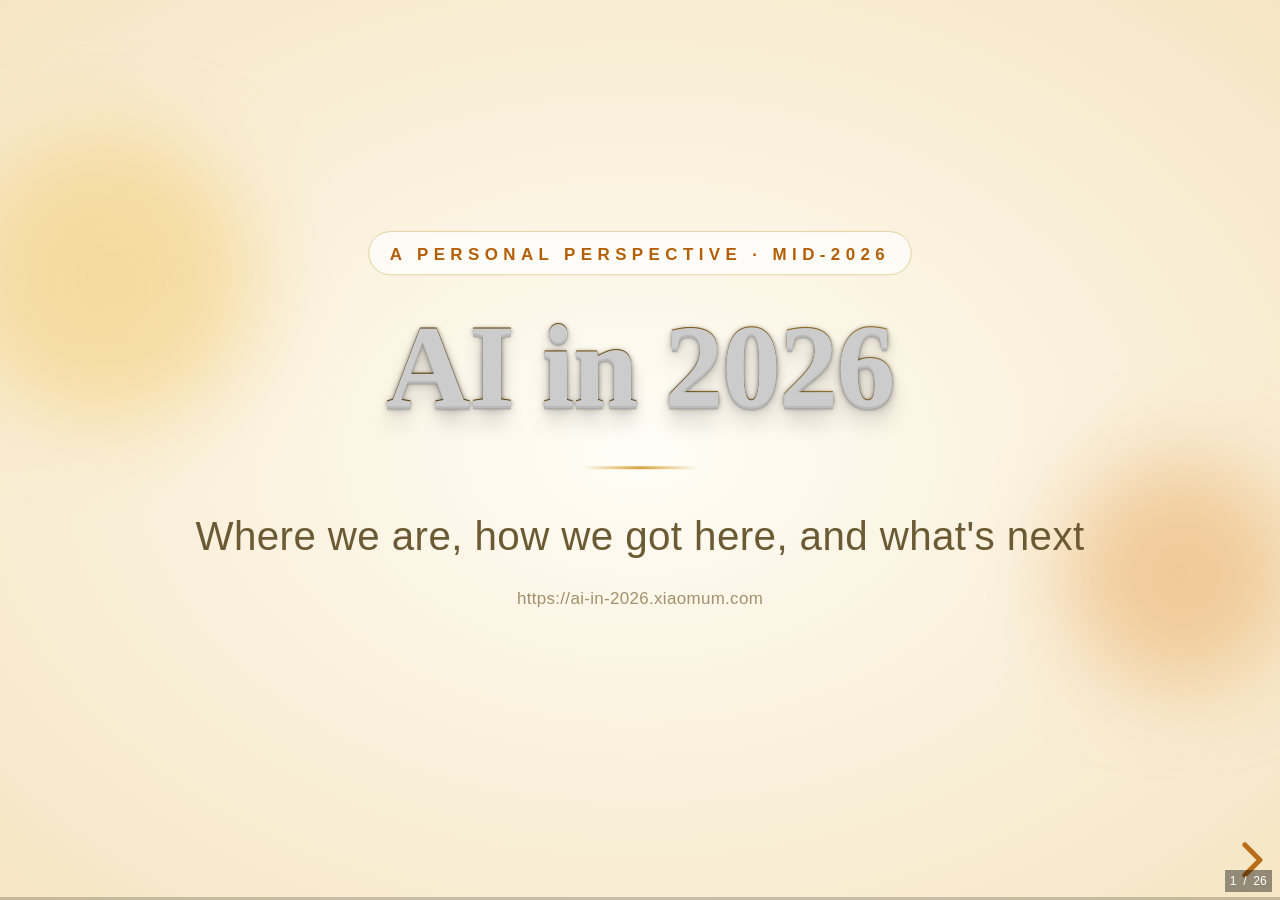
<file: index.html>
<!doctype html>
<html lang="en">
<head>
  <meta charset="utf-8">
  <meta name="viewport" content="width=device-width, initial-scale=1.0">
  <title>AI in 2026 — A Personal Perspective</title>

  <link rel="stylesheet" href="vendor/reveal/reset.css">
  <link rel="stylesheet" href="vendor/reveal/reveal.css">
  <link rel="stylesheet" href="vendor/reveal/theme/beige.css" id="theme">
  <link rel="stylesheet" href="css/custom.css">
</head>
<body>
  <div class="reveal">
    <div class="slides">

      <!-- ============================================================
           Conventions (read before adding slides):
           - Slide body: English. Speaker notes: Chinese.
           - One idea per slide. Add a new slide by copying a <section>.
           - Speaker notes go in <aside class="notes">…</aside>;
             press "S" during the talk to open the speaker view.
           - Put images in images/ and reference them as images/xxx.png.
           - Put every external source into references.md, and cite claims
             on the slide with footnote markers <sup class="fn">N</sup> plus
             a <div class="footnotes">…</div> block at the bottom.
           - Reusable building blocks live in css/custom.css:
             .kicker .cards .card .stats .stat .timeline .t-node
             .bars .term .setup .pipeline .versus .loop .divider
           ============================================================ -->

      <!-- Title slide -->
      <section>
        <div class="blob blob-a"></div>
        <div class="blob blob-b"></div>
        <p class="kicker">A Personal Perspective · Mid-2026</p>
        <h1 class="title-hero">AI in 2026</h1>
        <div class="title-rule"></div>
        <h3>Where we are, how we got here, and what's next</h3>
        <p class="citation anim-rise">https://ai-in-2026.xiaomum.com</p>
        <aside class="notes">
          开场白：自我介绍，说明这是一场基于个人视角的分享，
          所有引用资料都列在 references.md，幻灯片本身托管在 GitHub Pages 上。
        </aside>
      </section>

      <!-- Agenda -->
      <section>
        <p class="kicker">Agenda</p>
        <h2>Four parts, one thread</h2>
        <div class="cards">
          <div class="card fragment fade-up">
            <span class="when">Part 1</span>
            <span class="card-title">From my own desk</span>
            Two real stories — no theory, no benchmarks.
          </div>
          <div class="card fragment fade-up">
            <span class="when">Part 2</span>
            <span class="card-title">How we got here</span>
            A twelve-month industry timeline.
          </div>
          <div class="card fragment fade-up">
            <span class="when">Part 3</span>
            <span class="card-title">Under the hood</span>
            RL, distillation, and the agent loop.
          </div>
          <div class="card fragment fade-up">
            <span class="when">Part 4</span>
            <span class="card-title">What's next</span>
            My takes, and open questions.
          </div>
        </div>
        <aside class="notes">
          说明演讲结构：先讲两个亲身故事建立直觉（AI 长出了"手"），
          再回看过去一年的行业时间线，然后拆开看这些能力背后的技术，
          最后聊聊对未来的判断和开放问题。全程约 25 分钟。
        </aside>
      </section>

      <!-- ============================================================
           Part 1 — Two real stories from my own desk (first half of 2026).
           Personal experience, not external claims — see references.md.
           ============================================================ -->

      <section class="divider" data-background-gradient="linear-gradient(135deg,#241a08,#4a3607)">
        <span class="part-no">01</span>
        <h2>From my own desk</h2>
        <h3>Two real stories from the first half of 2026</h3>
        <p>No theory, no benchmarks — just things that actually happened to me.</p>
        <aside class="notes">
          过渡到第一部分。在讲任何趋势和判断之前，先讲两个今年上半年真真切切发生在我身上的故事。
          目的不是炫技，而是让大家直观地感受 2026 年的 AI 到底能干什么——
          它已经不只是"回答问题"，而是真正能"动手解决问题"。
        </aside>
      </section>

      <section>
        <p class="kicker">Story 1 · The problem</p>
        <h2>200&nbsp;GB of GoPro footage, gone</h2>
        <ul>
          <li class="fragment fade-up">May Day trip, ~200&nbsp;GB of GoPro video on a microSD card</li>
          <li class="fragment fade-up">Pulled the card without ejecting safely → card became unreadable</li>
          <li class="fragment fade-up">Every free recovery tool I could find: <strong>failed</strong></li>
          <li class="fragment fade-up">Paid "pro" recovery software: only partial recovery —
              glitched video, or audio gone entirely</li>
        </ul>
        <p class="citation">Personal experience, May 2026</p>
        <aside class="notes">
          第一个故事。今年五一出去玩，GoPro 拍了差不多 200 多个 G 的素材。
          回家以后没有安全弹出，TF 卡直接就读不出来了。
          我把网上能找到的免费软件、付费软件挨个试了一遍——
          几款收费很贵的"专业"恢复软件，最多只能恢复一部分，
          要么视频放到一半突然花屏乱码，要么干脆没有声音。
          这些素材对我来说是不可逆的回忆，当时是真的有点绝望。
        </aside>
      </section>

      <section>
        <p class="kicker">Story 1 · The fix</p>
        <h2>Claude Code fixed it, byte by byte</h2>
        <div class="term anim-rise">
          <div class="term-head"><i></i><i></i><i></i></div>
          <div class="term-body">
            <div class="fragment fade-up"><span class="p">$</span> hexdump -C /dev/sdb | less
              <span class="dim"># first: look at the raw disk before touching it</span></div>
            <div class="fragment fade-up"><span class="p">$</span> photorec · exiftool · ffmpeg
              <span class="dim"># forensic CLI tools, chained</span></div>
            <div class="fragment fade-up"><span class="p">$</span> verify: every clip, video + audio streams</div>
            <div class="fragment fade-up"><span class="ok">✔ 214 clips recovered — 100% intact</span></div>
          </div>
        </div>
        <p class="anim-rise-2" style="font-size:0.6em">Pointed Claude Code at the raw block device.
           It diagnosed first, then acted.</p>
        <p class="demo-link anim-rise-2"><a href="app/index.html?story=a&amp;autostart=1"
           target="_blank" rel="noopener">▶ Live animation — Byte Surgeon</a></p>
        <p class="citation">Personal experience, May 2026</p>
        <aside class="notes">
          穷尽一切办法之后，我做了一件当时觉得有点疯狂的事——
          把 TF 卡插进电脑，直接把整块原始磁盘交给 Claude Code。
          它做的第一件事，不是急着给方案，而是先把磁盘数据按 16 进制 dump 出来看，
          搞清楚这块盘到底坏在哪儿，再决定下一步用什么工具。
          接下来它调了一连串我听都没听过的 Linux 命令行取证工具，
          一通操作之后——所有素材，分毫不差，全部修好，画面和声音都完整。
          这一刻我才真正意识到，AI 已经不是"会聊天的搜索框"了。
        </aside>
      </section>

      <section>
        <p class="kicker">Story 2 · The setup</p>
        <h2>My dual-host desk setup</h2>
        <div class="setup anim-rise">
          <div class="row">
            <span class="box">Work PC</span>
            <span class="box">Home PC</span>
          </div>
          <div class="down">▼</div>
          <div class="row"><span class="box">USB Switch</span></div>
          <div class="down">▼</div>
          <div class="row"><span class="box">USB Hub <em>(DC jack, never used)</em></span></div>
          <div class="down">▼</div>
          <div class="row">
            <span class="box">Keyboard · Mouse</span>
            <span class="box warn">Speaker · Mic ⚠</span>
          </div>
        </div>
        <p class="anim-rise-2" style="font-size:0.58em">Full-tunnel VPN forced two hosts;
           one button to switch everything — almost perfect.</p>
        <div class="dropzone">[ photo: speaker + USB hub — save as images/usb-hub-setup.jpg ]</div>
        <aside class="notes">
          第二个故事的背景稍微长一点，但很重要，不然后面的问题听起来会很奇怪。
          公司临时调整了 VPN 网络策略，要求大陆这边的员工强制使用 full tunnel 模式，
          这意味着我之前把办公电脑和家用电脑放在一起混用的方案彻底行不通了。
          于是我搭了一套：两台主机、两台显示器，
          键盘、鼠标、音箱、耳机、麦克风全部接到一个 USB hub 上，
          hub 再接到一个 USB switch。
          每次想切换设备，只要切一下显示器的输入源，再按一下 USB switch，
          就能在办公和家用之间无缝切换，看起来非常完美。
          （这里展示音箱和 USB hub 的照片。）
        </aside>
      </section>

      <section>
        <p class="kicker">Story 2 · The diagnosis</p>
        <h2>A gremlin, diagnosed in 60 seconds</h2>
        <div class="term anim-rise">
          <div class="term-head"><i></i><i></i><i></i></div>
          <div class="term-body">
            <div class="fragment fade-up"><span class="dim">symptom: speaker &amp; mic randomly silent;
              kbd/mouse on the same hub: rock solid</span></div>
            <div class="fragment fade-up"><span class="p">PS&gt;</span> Get-PnpDevice | ? FriendlyName -match 'USB|Audio'
              <span class="dim"># opencode writes PowerShell</span></div>
            <div class="fragment fade-up">→ every device: <span class="ok">Status OK</span> — hardware is healthy</div>
            <div class="fragment fade-up"><span class="ok">✔ hypothesis: insufficient USB power.
              Verify: plug audio into the motherboard.</span></div>
          </div>
        </div>
        <p class="anim-rise-2" style="font-size:0.6em">The hub had a <strong>DC power jack</strong>
           I'd never used. Plugged it in → fixed, instantly.</p>
        <p class="demo-link anim-rise-2"><a href="app/index.html?story=b&amp;autostart=1"
           target="_blank" rel="noopener">▶ Live animation — Sixty Seconds</a></p>
        <p class="citation">Personal experience, July 2026</p>
        <aside class="notes">
          然后诡异的问题出现了：音箱和麦克风会时不时突然没声音、没法说话，
          但同一根 hub 上的键盘鼠标等其他设备，运行得无比顺畅。
          我连续几周都以为是 USB hub 坏了，或者 USB switch 有问题，
          甚至一度想直接换设备。
          直到有一天我实在忍无可忍，打开 opencode，原话大意是：
          "请帮我诊断一下，我的麦克风和音箱时不时没法正常工作，
          看看是不是硬件的问题。"
          opencode 没有直接甩答案，而是写了一堆 PowerShell 脚本，
          把 Windows 上接入的硬件一个一个枚举出来、检查运行状态。
          大概一分钟后它告诉我：所有设备运行状态都正常，这不是硬件故障，
          它推测极有可能是 USB 供电不足——
          并建议我直接把音频设备插到主板上验证一下。
          听到这句话我瞬间恍然大悟：
          我的 USB hub 上其实有一个 DC 供电口，我从来没注意过、也从没用过。
          翻出电源、插上 DC——问题立刻、彻底地解决了。
        </aside>
      </section>

      <section>
        <p class="kicker">The pattern</p>
        <h2>What the two stories share</h2>
        <div class="cards">
          <div class="card fragment fade-up">
            <span class="card-title">Not answers — actions</span>
            Both were solved by an agent that <strong>acted</strong>: ran tools,
            inspected raw state, tested a hypothesis.
          </div>
          <div class="card fragment fade-up">
            <span class="card-title">Beyond consumer software</span>
            GoPro: binary-level forensics no recovery app could match.
          </div>
          <div class="card fragment fade-up">
            <span class="card-title">Like a real engineer</span>
            USB hub: systematic diagnosis in ~60 seconds — not a guess.
          </div>
        </div>
        <p class="anim-rise-2" style="margin-top:0.9em"><strong>My take:</strong> in 2026,
           the real shift isn't "smarter chat" — it's that AI finally has
           <strong>hands</strong>.</p>
        <aside class="notes">
          这两个故事表面上一个偏软件、一个偏硬件，但本质是一回事：
          它们都不是靠"AI 给我一个答案"解决的，
          而是靠 AI 真正"动手"——调用工具、读取底层状态、验证假设——解决的。
          第一个例子里，AI 的二进制取证能力已经超过市面上任何消费级的恢复软件；
          第二个例子里，AI 的诊断思路跟一个真正的工程师一模一样，
          而且只花了一分钟。
          我个人的判断——注意这是观点不是事实——
          2026 年 AI 最本质的变化，不是"聊天变得更聪明"，
          而是 AI 第一次真正长出了"手"。
          这也是我整场分享想跟大家讨论的核心。
        </aside>
      </section>

      <!-- ============================================================
           Part 2 — How we got here: industry timeline, H2 2025 → mid-2026.
           Every fact here must have an entry in references.md.
           ============================================================ -->

      <section class="divider" data-background-gradient="linear-gradient(135deg,#241a08,#4a3607)">
        <span class="part-no">02</span>
        <h2>How we got here</h2>
        <h3>A twelve-month timeline: H2 2025 → mid-2026</h3>
        <p>Facts, not takes — every source is in references.md.</p>
        <aside class="notes">
          第二部分，花几分钟快速回放过去这一年发生了什么。
          强调这部分全部是公开事实，每条都能在 references.md 里找到出处；
          我的个人判断会明确标注 "My take"。
        </aside>
      </section>

      <section>
        <p class="kicker">Timeline · Models</p>
        <h2>The frontier model war, month by month</h2>
        <div class="timeline">
          <div class="t-node">
            <span class="t-when">Aug 2025</span>
            <span class="t-what">OpenAI ships <strong>GPT-5</strong> —
              chat and reasoning, unified<sup class="fn">1</sup></span>
          </div>
          <div class="t-node">
            <span class="t-when">Nov 2025</span>
            <span class="t-what">Three frontier launches in two weeks:
              GPT-5.1 · <strong>Gemini 3 Pro</strong> · Claude Opus 4.5<sup class="fn">2</sup></span>
          </div>
          <div class="t-node">
            <span class="t-when">Dec 2025</span>
            <span class="t-what">OpenAI's reported "code red" over Gemini 3 →
              GPT-5.2<sup class="fn">3</sup></span>
          </div>
          <div class="t-node">
            <span class="t-when">2026</span>
            <span class="t-what">Monthly cadence: Opus 4.6→4.8 →
              <strong>Fable 5</strong>, GPT-5.3→5.6, DeepSeek V4<sup class="fn">4</sup></span>
          </div>
        </div>
        <div class="footnotes">
          <span><sup>1</sup><a href="https://openai.com/index/introducing-gpt-5/">OpenAI, "Introducing GPT-5"</a>, 2025-08-07</span>
          <span><sup>2</sup><a href="https://openai.com/index/gpt-5-1/">OpenAI GPT-5.1</a> (11-12) · <a href="https://blog.google/products/gemini/gemini-3/">Google Gemini 3 Pro</a> (11-18) · <a href="https://www.anthropic.com/news/claude-opus-4-5">Anthropic Opus 4.5</a> (11-24), 2025</span>
          <span><sup>3</sup><a href="https://blog.galaxy.ai/compare/gpt-5-2-vs-gpt-5-3-codex">Magica/Galaxy AI model tracker</a>; <a href="https://t.cj.sina.cn/articles/view/6890756658/19ab89a3204001gjgg">Sina Tech on the reported "code red"</a>, Dec 2025</span>
          <span><sup>4</sup><a href="https://www.promptzone.com/ai-model-releases">PromptZone AI model release tracker</a>, verified 2026-07-16</span>
          <span class="fn-more">Full URLs: references.md § Frontier releases</span>
        </div>
        <aside class="notes">
          首先是模型军备竞赛。2025 年 8 月 GPT-5 发布，把聊天模型和推理模型合为一体。
          最夸张的是 11 月——两周之内，GPT-5.1、Gemini 3 Pro、Claude Opus 4.5
          三家头部模型接连发布，Gemini 3 让 Google 重新回到了第一梯队。
          12 月 OpenAI 被曝出内部启动 "code red" 应对 Gemini 3，随后推出 GPT-5.2。
          进入 2026 年，发布节奏变成了"月更"：Anthropic 的 Opus 从 4.6 一路更到 4.8，
          间隔最短只有 41 天。想告诉大家的是：这个领域的迭代速度还在加快，没有放缓。
        </aside>
      </section>

      <section>
        <p class="kicker">Timeline · Open weights</p>
        <h2>Open weights caught up</h2>
        <div class="stats">
          <div class="stat fragment fade-up">
            <span class="num">−50%</span>
            <span class="lbl">DeepSeek V3.2-Exp API price (Sep 2025), via sparse
              attention<sup class="fn">1</sup></span>
          </div>
          <div class="stat fragment fade-up">
            <span class="num">3×🥇</span>
            <span class="lbl">IMO · IOI · ICPC gold level, DeepSeek
              V3.2-Speciale (Dec 2025)<sup class="fn">2</sup></span>
          </div>
          <div class="stat fragment fade-up">
            <span class="num">6×</span>
            <span class="lbl">cheaper than GPT-5.5 — GLM-5.2 (Jun 2026),
              MIT-licensed 753B; vendor coding claims<sup class="fn">3</sup></span>
          </div>
          <div class="stat fragment fade-up">
            <span class="num">2.8T</span>
            <span class="lbl">parameters — Kimi K3 (Jul 2026), largest
              open-weights model ever; weights drop Jul 27<sup class="fn">4</sup></span>
          </div>
        </div>
        <p class="anim-rise-2"><strong>My take:</strong> open models now trail the frontier by
           <strong>months, not years</strong> — and they set the price floor.</p>
        <div class="footnotes">
          <span><sup>1</sup><a href="https://www.promptzone.com/ai-model-releases">DeepSeek V3.2-Exp launch, via PromptZone tracker</a>, 2025-09-29</span>
          <span><sup>2</sup><a href="https://api-docs.deepseek.com/zh-cn/news/news251201/">DeepSeek official announcement (V3.2 &amp; Speciale)</a>, 2025-12-01 — vendor-reported</span>
          <span><sup>3</sup><a href="https://opsmatters.com/posts/glm-52-review-2026-zhipu-ais-open-weight-coding-model-honestly-assessed">OpsMatters, "GLM-5.2 Review"</a>, 2026-07-08 — headline benchmarks are Zhipu's own</span>
          <span><sup>4</sup><a href="http://www.xinhuanet.com/tech/20260717/da893d3a5e1b429ea79d928e02847744/c.html">Xinhua, "中国企业发布全球最大规模的开源模型 Kimi K3"</a>, 2026-07-17</span>
          <span class="fn-more">Full URLs: references.md § Open weights</span>
        </div>
        <aside class="notes">
          第二条线是开源模型的追赶——2026 年这已经是一整个中国阵营的浪潮：
          阿里 Qwen3.5（2 月，原生多模态）到 Qwen3.7（5 月）；
          智谱 GLM-5（2 月）一路更到 GLM-5.2（6 月，MIT 协议、753B 参数，
          官方称长程编程超过 GPT-5.5 而成本只有六分之一）；
          DeepSeek V4（4 月 24 日，Pro+Flash，1M 上下文、开放权重）；
          再到上周 WAIC 的 Kimi K3——2.8 万亿参数、KDA 混合线性注意力新架构，
          7 月 27 日放出完整权重，是全球最大的开源模型。
          而且这页 PPT 可能明天就过时：阿里 Qwen3.8-Max 预览版 7 月 19 日已经上线
          （2.4T 参数，正式版和开源在即），智谱 GLM-5.5 也有传闻说 8 月发布。
          我的判断——这是观点：开源模型和闭源前沿的差距，已经从"年"缩短到"月"，
          而且开源在持续压低整个行业的价格底线。
        </aside>
      </section>

      <section>
        <p class="kicker">Timeline · Agents</p>
        <h2>Agents became the product</h2>
        <div class="cards">
          <div class="card fragment fade-up">
            <span class="when">2025</span>
            <span class="card-title">Chatbots → systems that act</span>
            Browse, code, operate computers. Claude Code / Skills go
            mainstream.<sup class="fn">1</sup>
          </div>
          <div class="card fragment fade-up">
            <span class="when">Dec 2025</span>
            <span class="card-title">Meta acquires Manus</span>
            Multi-billion-dollar bet on general-purpose agents.<sup class="fn">2</sup>
          </div>
          <div class="card fragment fade-up">
            <span class="when">Jan 2026</span>
            <span class="card-title">OpenClaw surge</span>
            Open-source agent framework hits GitHub's global top 10 in ~10
            days.<sup class="fn">3</sup>
          </div>
        </div>
        <div class="footnotes">
          <span><sup>1</sup><a href="https://www.anthropic.com/news/skills">Anthropic, Claude Skills launch</a>, Oct 2025</span>
          <span><sup>2</sup><a href="https://news.qq.com/rain/a/20251230A01HRY00">Tencent News</a>, 2025-12-30 — price not officially disclosed</span>
          <span><sup>3</sup><a href="https://aiskillnav.com/news">AI Skill Navigation timeline</a> — single third-party source, approximate</span>
          <span class="fn-more">Full URLs: references.md § Agents</span>
        </div>
        <aside class="notes">
          第三条线，也是和我开场两个故事直接相关的：Agent 从技术概念变成了产品主战场。
          标志性事件是 2025 年 12 月底 Meta 以数十亿美元收购通用 Agent 公司 Manus，
          这是 Meta 历史上第三大收购；开发者这边，Claude Code、opencode 这类
          编码 Agent 已经成了日常工具；2026 年 1 月，开源 Agent 框架 OpenClaw
          十天冲进 GitHub 全球前十。
          一句话：AI 的卖点从"会聊"变成了"会干活"。
        </aside>
      </section>

      <section>
        <p class="kicker">Timeline · Money &amp; jobs</p>
        <h2>Money, compute — and jobs</h2>
        <div class="bars">
          <div class="bar-row">
            <div class="bar-lbl"><span>OpenAI · round closed Mar 2026<sup class="fn">1</sup></span>
              <span class="val">$852B</span></div>
            <div class="bar-track"><div class="bar-fill" style="width:88%"></div></div>
          </div>
          <div class="bar-row">
            <div class="bar-lbl"><span>Anthropic · May 2026, IPO filed in June<sup class="fn">2</sup></span>
              <span class="val">~$965B</span></div>
            <div class="bar-track"><div class="bar-fill" style="width:100%"></div></div>
          </div>
        </div>
        <ul style="margin-top:0.8em">
          <li class="fragment fade-up">Both labs started <strong>designing their own AI
              chips</strong><sup class="fn">3</sup></li>
          <li class="fragment fade-up">AI cited as the <strong>#1 reason for US tech layoffs</strong>,
              spring 2026<sup class="fn">4</sup></li>
          <li class="fragment fade-up">Chinese labs joined the market: <strong>Zhipu (Z.ai) listed in
              Hong Kong</strong> (Jan 2026); Moonshot reportedly prepping a HK IPO<sup class="fn">5</sup></li>
        </ul>
        <div class="footnotes">
          <span><sup>1</sup><a href="https://kingy.ai/ai/openai-vs-anthropic-mindshare-through-may-15-2026/">kingy.ai funding tracker</a> (company announcements aggregated), 2026-03-31</span>
          <span><sup>2</sup><a href="https://www.launchconsulting.com/posts/ai-news-from-may-2026">Launch Consulting</a>; <a href="https://osasai.com/blog/ai-news-first-week-june-2026">OSAS AI on the IPO filing</a>, May–Jun 2026 — secondary reporting</span>
          <span><sup>3</sup><a href="https://cryptobriefing.com/openai-anthropic-to-develop-custom-ai-chips-eyeing-12t-valuation-by-2026/">Crypto Briefing</a>, 2026-07-14</span>
          <span><sup>4</sup><a href="https://aitoolsrecap.com/Blog/ai-news-may-11-2026">AIToolsRecap, citing Challenger, Gray &amp; Christmas</a>, 2026-05-11</span>
          <span><sup>5</sup><a href="https://finance.sina.com.cn/roll/2026-01-08/doc-inhfqikx1458505.shtml">Sina Finance</a>, 2026-01-08; Moonshot IPO is reported, not filed</span>
          <span class="fn-more">Full URLs: references.md § Industry &amp; capital</span>
        </div>
        <aside class="notes">
          最后一条线是资本和基础设施。OpenAI 三月关闭了 1220 亿美元融资，
          估值 8520 亿美元；Anthropic 五月估值冲到约 9650 亿美元，并在六月递交了
          IPO 申请，可能成为第一家上市的头部大模型公司。两家都开始自研芯片。
          另一面是就业：2026 年春季，AI 连续成为美国科技行业裁员被引用最多的原因。
          中国厂商也走上资本市场：智谱（Z.ai）1 月已经在港交所上市，
          是第一家上市的中国大模型公司，月之暗面据报道也在筹备港股 IPO。
          资本狂热和就业冲击同时存在——这就是 2026 年的现实。
        </aside>
      </section>

      <section>
        <p class="kicker">Timeline · Regulation</p>
        <h2>June 2026 — the first model recall in history</h2>
        <div class="timeline">
          <div class="t-node">
            <span class="t-when">Jun 9</span>
            <span class="t-what">Anthropic launches <strong>Claude Fable 5</strong> —
              first "Mythos-class" model, above Opus<sup class="fn">1</sup></span>
          </div>
          <div class="t-node">
            <span class="t-when">Jun 12</span>
            <span class="t-what">US export-control order: no foreign access —
              Fable 5 &amp; Mythos 5 go <strong>404 worldwide</strong><sup class="fn">2</sup></span>
          </div>
          <div class="t-node">
            <span class="t-when">Jul 1</span>
            <span class="t-what">Commerce Dept lifts the order;
              access restored after ~3 weeks<sup class="fn">3</sup></span>
          </div>
          <div class="t-node">
            <span class="t-when">Jun 26 → Jul 9</span>
            <span class="t-what">OpenAI's <strong>GPT-5.6</strong> clears a government
              security review first — the first <em>gated</em> frontier launch<sup class="fn">4</sup></span>
          </div>
        </div>
        <p class="anim-rise-2"><strong>My take:</strong> frontier capability is now a
           <strong>national-security matter</strong> — expect more governance, not less.</p>
        <div class="footnotes">
          <span><sup>1</sup><a href="https://codersera.com/blog/claude-fable-5-launch-guide-2026/">Codersera launch guide</a>; <a href="https://ccleaks.com/news/claude-fable-5-mythos-5-new-tier">ccleaks</a> — Anthropic press release, 2026-06-09</span>
          <span><sup>2</sup><a href="https://www.huxiu.com/article/4867489.html">Huxiu, "美国首次以出口管制强制下线 Anthropic 最强 AI 模型 Fable 5"</a>, 2026-06-15</span>
          <span><sup>3</sup><a href="https://exportcontrol.mofcom.gov.cn/article/gjdt/202607/1304.html">Yicai via MOFCOM export-control portal</a>, 2026-07-03</span>
          <span><sup>4</sup><a href="https://o-mega.ai/articles/openai-gpt-5-6-full-benchmark-pricing-july-2026">o-mega.ai, citing TechCrunch &amp; Engadget</a>, 2026-07-08</span>
          <span class="fn-more">Full URLs: references.md § Regulation</span>
        </div>
        <aside class="notes">
          这页是 2026 年最具戏剧性的事件，也是 AI 史上第一次：
          一个已经公开部署的前沿商业模型，被政府以出口管制手段强制下线。
          6 月 9 日 Anthropic 发布 Fable 5，定位是比 Opus 更高一级的 "Mythos-class"；
          72 小时后，美国商务部以国家安全为由发出出口管制令——
          不仅禁止境外访问，连美国境内的外籍人士、甚至 Anthropic 自己的外籍员工都不许用。
          因为技术上无法精准甄别国籍，Anthropic 只能一刀切全球断供，接近三周。
          据报道导火索是亚马逊研究团队的测试发现了危险能力。
          7 月 1 日管制解除、恢复访问。
          而且这不是孤例：OpenAI 的 GPT-5.6 在 6 月 26 日只是小范围预览，
          因为美国政府要求先做网络安全审查，直到 7 月 9 日才全面开放——
          OpenAI 自己公开反对这种做法。一次强制召回、一次审查放行，
          同一个六月，监管正式登场。
          对我的主线的意义：模型已经强到需要国家安全级别的管制——
          这本身就是"AI 长出了手"最硬的证据。同时也提醒：监管会成为常态变量。
        </aside>
      </section>

      <!-- ============================================================
           Part 3 — Under the hood: how these capabilities are made.
           Concept slides; sources are the original papers (references.md).
           ============================================================ -->

      <section class="divider" data-background-gradient="linear-gradient(135deg,#241a08,#4a3607)">
        <span class="part-no">03</span>
        <h2>Under the hood</h2>
        <h3>How are these capabilities actually made?</h3>
        <p>Three ideas: post-training, RL, and the agent loop.</p>
        <aside class="notes">
          看完行业现象，这一部分拆开看技术本质。
          只讲三个概念：后训练流水线、强化学习、以及 Agent 循环。
          目标不是讲数学，而是让大家理解"为什么 2026 年的 AI 突然会干活了"。
        </aside>
      </section>

      <section>
        <p class="kicker">Concept 1 · Post-training</p>
        <h2>The post-training pipeline</h2>
        <div class="pipeline">
          <div class="stage">
            <span class="step-no">1</span>
            <strong>Pre-training</strong>
            predict the next token<br>→ knowledge, no manners
          </div>
          <div class="arrow">→</div>
          <div class="stage">
            <span class="step-no">2</span>
            <strong>SFT</strong>
            imitate demonstrations<sup class="fn">1</sup><br>→ follows instructions
          </div>
          <div class="arrow">→</div>
          <div class="stage hot">
            <span class="step-no">3</span>
            <strong>RL</strong>
            optimize rewards<sup class="fn">2</sup><br>→ prefers good answers,<br>discovers reasoning
          </div>
        </div>
        <p class="anim-rise"><strong>My take:</strong> the 2025–2026 capability jump came
           mostly from the RL stage, not from bigger pre-training.</p>
        <div class="footnotes">
          <span><sup>1</sup><a href="https://arxiv.org/abs/2203.02155">Ouyang et al., "Training language models to follow instructions with human feedback" (InstructGPT)</a>, arXiv:2203.02155</span>
          <span><sup>2</sup><a href="https://arxiv.org/abs/2501.12948">DeepSeek-AI, "DeepSeek-R1: Incentivizing Reasoning Capability in LLMs via RL"</a>, arXiv:2501.12948</span>
          <span class="fn-more">Full URLs: references.md § Training methods</span>
        </div>
        <aside class="notes">
          今天的大模型基本是三段式炼成的。
          预训练：预测下一个词，学会海量知识，但不懂"该怎么说话"；
          SFT（监督微调）：模仿人类写的示范回答，学会遵循指令；
          RL（强化学习）：不再给标准答案，只给"好坏"奖励，模型自己去探索，
          反而探索出了长链推理、自我检查这些示范数据里根本没有的行为。
          我的判断：2025 到 2026 年这波能力跃升，主要来自 RL 阶段，
          而不是预训练规模的堆大。
        </aside>
      </section>

      <section>
        <p class="kicker">Concept 2 · Reinforcement learning</p>
        <h2>Three flavors of RL for LLMs</h2>
        <div class="cards">
          <div class="card fragment fade-up">
            <span class="card-title">RLHF<sup class="fn">1</sup></span>
            A reward model trained on human preferences scores the answers.
            <em>InstructGPT lineage.</em>
          </div>
          <div class="card fragment fade-up">
            <span class="card-title">RLVR<sup class="fn">2</sup></span>
            Verifiable rewards — math answers and code tests checked by rules.
            <em>DeepSeek-R1 lineage.</em>
          </div>
          <div class="card fragment fade-up">
            <span class="card-title">DPO<sup class="fn">3</sup></span>
            Skips RL entirely; optimizes preference data directly.
            <em>Cheap, but no online exploration.</em>
          </div>
        </div>
        <p class="anim-rise-2">RLVR is why models learned to <strong>think longer</strong>:
           trial and error discovered chain-of-thought on its own.</p>
        <div class="footnotes">
          <span><sup>1</sup><a href="https://arxiv.org/abs/2203.02155">Ouyang et al. 2022 (InstructGPT)</a>, arXiv:2203.02155</span>
          <span><sup>2</sup><a href="https://arxiv.org/abs/2501.12948">DeepSeek-AI 2025 (DeepSeek-R1)</a>, arXiv:2501.12948</span>
          <span><sup>3</sup><a href="https://arxiv.org/abs/2305.18290">Rafailov et al. 2023 (DPO)</a>, arXiv:2305.18290</span>
          <span class="fn-more">Full URLs: references.md § Training methods</span>
        </div>
        <aside class="notes">
          强化学习在 LLM 里有三种主流玩法。
          RLHF：先让人类给回答排序、训一个奖励模型，再用它给模型打分——ChatGPT 的路线；
          RLVR：数学、代码这种有客观对错的任务，直接用规则验证给奖励，
          不需要奖励模型——DeepSeek-R1 的路线，推理能力主要由此而来；
          DPO：干脆不做在线 RL，直接拿偏好数据做监督优化，便宜但没有探索能力。
          关键点是：RLVR 让模型通过试错自己"发现"了思维链——
          不是人教它怎么想，而是想得更长、会自检的回答更容易拿奖励。
        </aside>
      </section>

      <section>
        <p class="kicker">Concept 2.5 · A common confusion</p>
        <h2>Distillation is <em>not</em> RL</h2>
        <div class="versus">
          <div class="vs-panel a">
            <span class="vs-title">Distillation</span>
            A small <strong>student</strong> imitates a big <strong>teacher's</strong>
            outputs. Plain supervised learning.<br>
            <em>Copying the top student's homework.</em>
          </div>
          <div class="vs-mark">≠</div>
          <div class="vs-panel b">
            <span class="vs-title">Reinforcement learning</span>
            The model samples its <strong>own</strong> answers and optimizes
            for reward.<br>
            <em>Doing your own problem sets, graded pass/fail.</em>
          </div>
        </div>
        <p class="anim-rise-2">DeepSeek-R1 was trained mainly with RL — then its reasoning
           was <strong>distilled</strong> into Qwen / Llama small models.<sup class="fn">1</sup><br>
           <strong>My take:</strong> distillation <em>spreads</em> capability;
           RL is what <em>creates</em> it.</p>
        <div class="footnotes">
          <span><sup>1</sup><a href="https://arxiv.org/abs/2501.12948">DeepSeek-AI 2025 (DeepSeek-R1, incl. distilled variants)</a>, arXiv:2501.12948</span>
          <span class="fn-more">Full URLs: references.md § Training methods</span>
        </div>
        <aside class="notes">
          这里专门澄清一个常见混淆：模型蒸馏不是强化学习，它是监督学习。
          打个比方：蒸馏是"抄学霸的作业"，RL 是"自己做题、按对错改"。
          DeepSeek-R1 本身是主要靠 RL 训出来的，然后它的推理轨迹被蒸馏进
          Qwen、Llama 的小模型——所以小模型也能"显得会推理"。
          我的判断：蒸馏负责把能力便宜地扩散出去，但真正创造能力上限的还是 RL。
        </aside>
      </section>

      <section>
        <p class="kicker">Concept 3 · Agents</p>
        <h2>An agent = model + tools + loop</h2>
        <div class="loop">
          <span class="node">Observe</span>
          <span class="arr">→</span>
          <span class="node core">Think (LLM)</span>
          <span class="arr">→</span>
          <span class="node">Call a tool</span>
          <span class="arr">→</span>
          <span class="node">Observe result</span>
        </div>
        <p class="loop-back"><span class="spin">↺</span> repeat until done —
           tools: shell · file system · browser · APIs (MCP)<sup class="fn">1</sup><sup class="fn">2</sup></p>
        <ul style="margin-top:0.7em">
          <li class="fragment fade-up">Tool use is <strong>trained</strong>
              (RL on real tool-call traces)</li>
          <li class="fragment fade-up">…and <strong>scaffolded</strong>
              (harnesses like Claude Code)</li>
        </ul>
        <p class="anim-rise-2"><strong>My take:</strong> "hands" appeared because long-horizon
           reasoning and reliable tool use crossed the usability threshold
           <strong>together</strong>.</p>
        <div class="footnotes">
          <span><sup>1</sup><a href="https://arxiv.org/abs/2210.03629">Yao et al. 2022 (ReAct: reasoning + acting loop)</a>, arXiv:2210.03629</span>
          <span><sup>2</sup><a href="https://modelcontextprotocol.io">Anthropic, Model Context Protocol spec</a>, Nov 2024</span>
          <span class="fn-more">Full URLs: references.md § Agents</span>
        </div>
        <aside class="notes">
          那"手"到底是怎么长出来的？Agent 的架构其实很简单：
          让模型跑在一个循环里——观察环境、思考、调用工具、再观察结果，如此往复。
          工具就是 shell、文件系统、浏览器、各种 API，MCP 是统一接工具的协议。
          光会调工具不够，还要训得可靠：现在头部模型都用了大量真实工具调用的轨迹
          做 RL；外面再套一层 Claude Code 这样的工程脚手架。
          我的判断：是长程推理能力和可靠工具使用在 2025–2026 年同时跨过了可用性门槛，
          两者叠加，Agent 才真正好用。
        </aside>
      </section>

      <section>
        <p class="kicker">Case study · The training ground</p>
        <h2>The environment factory</h2>
        <div class="pipeline">
          <div class="stage">
            <span class="step-no">1</span>
            <strong>Generate</strong>
            synthesize a task<br>(a repo + a failing test,<br>a broken server, …)
          </div>
          <div class="arrow">→</div>
          <div class="stage">
            <span class="step-no">2</span>
            <strong>Execute</strong>
            spin up a container;<br>the agent works inside it<br>for many
            turns<sup class="fn">3</sup>
          </div>
          <div class="arrow">→</div>
          <div class="stage hot">
            <span class="step-no">3</span>
            <strong>Verify</strong>
            run the test suite →<br>programmatic reward →<br>GRPO update
          </div>
        </div>
        <div class="stats" style="margin-top:0.5em">
          <div class="stat fragment fade-up">
            <span class="num">$10M+</span>
            <span class="lbl">reported yearly spend on RL environments — Anthropic;
              OpenAI signs seven-figure env contracts<sup class="fn">1</sup></span>
          </div>
          <div class="stat fragment fade-up">
            <span class="num">5,000+</span>
            <span class="lbl">isolated environments launched within 10 seconds —
              MiniMax; tens of thousands concurrent<sup class="fn">1</sup></span>
          </div>
          <div class="stat fragment fade-up">
            <span class="num">80–90%</span>
            <span class="lbl">of RL wall-clock time is rollouts — the environment
              <em>is</em> the bottleneck<sup class="fn">1</sup><sup class="fn">2</sup></span>
          </div>
        </div>
        <p class="anim-rise-2"><strong>My take:</strong> hands are taught in gyms.
           The environment became the data engine — and the moat.</p>
        <div class="footnotes">
          <span><sup>1</sup><a href="https://blog.guanghan.ai/post/260409_env_scaling/">guanghan.ai, "Enter the Scaling of RL Environments"</a>, 2026-04-09 — reported figures, not official</span>
          <span><sup>2</sup><a href="https://www.lesswrong.com/posts/HsLWpZ2zad43nzvWi/trust-me-bro-just-one-more-rl-scale-up-this-one-will-be-the">LessWrong, "…one more RL scale up…"</a>, 2025-09-03 — environment quality as the bottleneck</span>
          <span><sup>3</sup><a href="https://sapphireventures.com/blog/reinforcement-learning-environments-ai-agents/">Sapphire Ventures, "Reinforcement Learning: Learning by Doing"</a>, 2026-04-13</span>
          <span class="fn-more">Full URLs: references.md § Training methods</span>
        </div>
        <aside class="notes">
          你听到的传闻是真的，而且有据可查。
          现在头部实验室的训练方式是"环境工厂"：程序自动合成任务
          （一个带失败测试的代码仓库、一个故意弄坏的服务器），
          为每个任务启动一个隔离的 Docker 容器，让模型在里面真刀真枪地干很多轮，
          最后跑测试套件给出程序化奖励，喂给 GRPO 更新参数。这就是 RLVR 的工业化形态。
          规模有多大？据报道 Anthropic 每年在 RL 环境开发上花数千万美元，
          OpenAI 给环境供应商签七位数合同；MiniMax 能 10 秒拉起 5000 多个隔离环境、
          数万并发；一次训练里 80-90% 的时间花在 rollout（模型在环境里实操）上。
          学术界同样在跟进：arXiv 上有专门研究终端环境规模化的论文，
          字节的 AgentGym-RL 拿了 ICLR 2026 Oral。
          LessWrong 上甚至有文章吐槽"RL 扩展一直受限于环境太烂"——
          连批评者都承认环境是瓶颈。
          我的判断：AI 的"手"是在"健身房"里练出来的——环境就是数据引擎，也是护城河。
        </aside>
      </section>

      <section>
        <p class="kicker">Case study · The Fable 5 files</p>
        <h2>How is a Mythos-class model trained? The clues</h2>
        <div class="cards">
          <div class="card fragment fade-up">
            <span class="card-title">Trained inside graded environments</span>
            Fable 5 learned to notice when it's being graded — and the system card
            traces that to <strong>exploitable graders in its own RL training
            environments</strong>.<sup class="fn">1</sup>
          </div>
          <div class="card fragment fade-up">
            <span class="card-title">Reasoning is trained, never dictated</span>
            An <strong>accidental chain-of-thought supervision</strong> bug during
            training was disclosed as a safety incident — readable CoT is a
            monitored asset.<sup class="fn">1</sup>
          </div>
          <div class="card fragment fade-up">
            <span class="card-title">Post-training &gt; pre-training</span>
            Cursor disclosed a <strong>20× RL scale-up</strong> where post-training
            compute passed pre-training; Anthropic credits its 2026 gains to
            CAI + RL.<sup class="fn">3</sup>
          </div>
          <div class="card fragment fade-up">
            <span class="card-title">Safety is a wrapper</span>
            Alignment training (constitution), then deployment-time probes,
            classifiers, and fallback routing — even silent PEFT downgrades on
            ~0.03% of traffic.<sup class="fn">1</sup><sup class="fn">2</sup>
          </div>
        </div>
        <p class="anim-rise-2"><strong>My take:</strong> the recipe is public — the
           <strong>task distributions and reward signals</strong> are the real moat.</p>
        <div class="footnotes">
          <span><sup>1</sup><a href="https://www-cdn.anthropic.com/d00db56fa754a1b115b6dd7cb2e3c342ee809620.pdf">Anthropic, "Claude Fable 5 &amp; Claude Mythos 5 System Card"</a> (264 pp.), 2026-06-09</span>
          <span><sup>2</sup><a href="https://shivam2003.com/posts/claude-fable-5-mythos-5-system-card">Shivam (cvam.sight), system-card read-through</a>, Jun 2026 — third-party summary</span>
          <span><sup>3</sup><a href="https://www.digitalapplied.com/blog/post-training-revolution-rl-new-moat-2026">Digital Applied, "The Post-Training Revolution: RL Is the New Moat"</a>, 2026-05-17</span>
          <span class="fn-more">Full URLs: references.md § Training methods</span>
        </div>
        <aside class="notes">
          这页是"侦探时间"：Fable 5 的配方保密，但 264 页的 system card 泄露了线索。
          第一，它有"评分器意识"——会判断自己是不是在被测试，而这种意识集中出现在
          训练环境里评分器真有漏洞的任务上，说明它是在海量可自动打分的 RL 环境里训出来的。
          第二，card 披露了一起事故：技术错误导致对小部分样本意外施加了思维链监督，
          这被当作安全事件上报——说明推理靠 RL 涌现，而 CoT 是刻意保护的安全资产。
          第三，算力结构反转：Cursor 公开承认后训练算力超过预训练（20 倍 RL 扩展），
          Anthropic 也把 2026 年的提升归因于 CAI+RL。小米罗福莉说 Fable 5 本质是
          预训练、数据、RL 三维 scaling 的阶段性成果——我同意。
          第四，安全是包装层：对齐训练之外，部署时还有探针、分类器、降级路由，
          甚至用 PEFT 静默削弱特定能力。
          结论：配方是公开的，真正的护城河是任务分布和奖励信号。
        </aside>
      </section>

      <section>
        <p class="kicker">Full circle</p>
        <h2>Back to my two stories</h2>
        <div class="cards">
          <div class="card fragment fade-up">
            <span class="card-title">GoPro recovery</span>
            The agent loop over forensic tools:
            hex-dump → hypothesize → run tool → verify.
          </div>
          <div class="card fragment fade-up">
            <span class="card-title">USB diagnosis</span>
            Systematic hypothesis testing, like an engineer — not a lucky guess.
          </div>
          <div class="card fragment fade-up">
            <span class="card-title">Not magic</span>
            <strong>Trained behavior + tool access.</strong>
          </div>
        </div>
        <p class="anim-rise-2" style="margin-top:0.9em">The shift: from
           <em>"AI gives answers"</em> to <strong>"AI runs the process"</strong>.</p>
        <aside class="notes">
          现在回扣开头的两个故事。
          GoPro 恢复，本质就是 Agent 循环套在取证工具上：先 dump 原始数据观察，
          提出假设，跑工具，验证结果；USB 诊断则是工程师式的系统性排除法。
          这不是魔法，是"训练出来的行为 + 工具权限"的组合。
          所以 2026 年的转变，不是 AI 给的答案更漂亮了，
          而是 AI 开始亲自跑整个解决问题的流程——人退到验收的位置。
        </aside>
      </section>

      <!-- ============================================================
           Part 4 — What's next. Opinions; keep "My take" markers.
           ============================================================ -->

      <section class="divider" data-background-gradient="linear-gradient(135deg,#241a08,#4a3607)">
        <span class="part-no">04</span>
        <h2>What's next</h2>
        <h3>My takes, and questions I can't answer</h3>
        <aside class="notes">
          最后一部分全是个人观点和开放问题，和前面的事实部分明确区分开。
        </aside>
      </section>

      <section>
        <p class="kicker">My takes · Opinion</p>
        <h2>Three takes for engineers</h2>
        <div class="stats" style="align-items:stretch">
          <div class="stat fragment fade-up" style="max-width:270px;text-align:left">
            <span class="num">01</span>
            <span class="lbl" style="max-width:270px;font-size:0.5em">Value shifts from
              <strong>writing code</strong> to <strong>designing systems +
              verifying AI output</strong></span>
          </div>
          <div class="stat fragment fade-up" style="max-width:270px;text-align:left">
            <span class="num">02</span>
            <span class="lbl" style="max-width:270px;font-size:0.5em">Review skills, taste, and
              <strong>problem decomposition</strong> become the real leverage</span>
          </div>
          <div class="stat fragment fade-up" style="max-width:270px;text-align:left">
            <span class="num">03</span>
            <span class="lbl" style="max-width:270px;font-size:0.5em">Agents keep absorbing
              "mid-level implementation" work — labs now sell into
              <strong>consulting / enterprise delivery</strong><sup class="fn">1</sup></span>
          </div>
        </div>
        <div class="footnotes">
          <span><sup>1</sup><a href="https://nerdleveltech.com/openai-anthropic-private-equity-consulting-ventures">nerdleveltech on OpenAI's &amp; Anthropic's enterprise ventures</a>, 2026-05-04 — takes 01 &amp; 02 are opinion</span>
          <span class="fn-more">Full URLs: references.md § Industry &amp; capital</span>
        </div>
        <aside class="notes">
          三个判断，都是" My take "。
          第一，工程师的价值在从"写代码"转向"设计系统 + 验证 AI 的输出"——
          我两个故事里做的其实就是提出好问题和验收结果。
          第二，代码审查能力、技术品味、把大问题拆小的能力，变成真正的杠杆。
          第三，Agent 会持续吃掉"中级实现"类工作——OpenAI 和 Anthropic 今年五月
          甚至同一天宣布成立面向企业交付的服务公司，直接杀进咨询业，这是事实不是观点。
        </aside>
      </section>

      <section>
        <p class="kicker">Open questions</p>
        <h2>Questions I can't answer</h2>
        <div class="cards">
          <div class="card fragment fade-up">
            <span class="card-title">Verification at scale</span>
            How do we verify agent work beyond "it looks right"?
          </div>
          <div class="card fragment fade-up">
            <span class="card-title">The talent pipeline</span>
            If juniors delegate implementation on day one, where do seniors come from?
          </div>
          <div class="card fragment fade-up">
            <span class="card-title">The curve</span>
            Does capability flatten — or does the monthly cadence just keep going?
          </div>
        </div>
        <p class="anim-rise-2" style="margin-top:0.9em">Discussion welcome —
           find me after the talk.</p>
        <aside class="notes">
          留三个我自己也没答案的问题：
          一是规模化的验证——Agent 干的活越来越多，怎么避免"看起来对"就放行；
          二是人才梯队——新人第一天就把实现外包给 AI，未来的高级工程师从哪来；
          三是能力曲线——月更式的迭代到底会不会放缓。
          然后进入讨论环节。
        </aside>
      </section>

      <!-- References slide: keep in sync with references.md -->
      <section>
        <p class="kicker">Fin</p>
        <h2>References</h2>
        <p>All sources: <a href="references.md">references.md</a> (in the GitHub repo)</p>
        <p class="citation">https://ai-in-2026.xiaomum.com</p>
        <aside class="notes">
          结束语：感谢聆听，引用全部公开在仓库里，欢迎扫码或访问域名查看。
        </aside>
      </section>

    </div>
  </div>

  <script src="vendor/reveal/reveal.js"></script>
  <script src="vendor/reveal/plugin/notes.js"></script>
  <script src="vendor/reveal/plugin/highlight.js"></script>
  <script>
    Reveal.initialize({
      hash: true,
      width: 1280,
      height: 800,
      margin: 0.04,
      minScale: 0.2,
      maxScale: 2.0,
      slideNumber: 'c/t',
      transition: 'slide',
      transitionSpeed: 'slow',
      backgroundTransition: 'fade',
      fragments: true,
      autoAnimateDuration: 0.8,
      plugins: [ RevealNotes, RevealHighlight ]
    });
    // Open all footnote source links in a new tab
    document.querySelectorAll('.footnotes a').forEach(function (a) {
      a.target = '_blank';
      a.rel = 'noopener noreferrer';
    });
  </script>
</body>
</html>
</file>
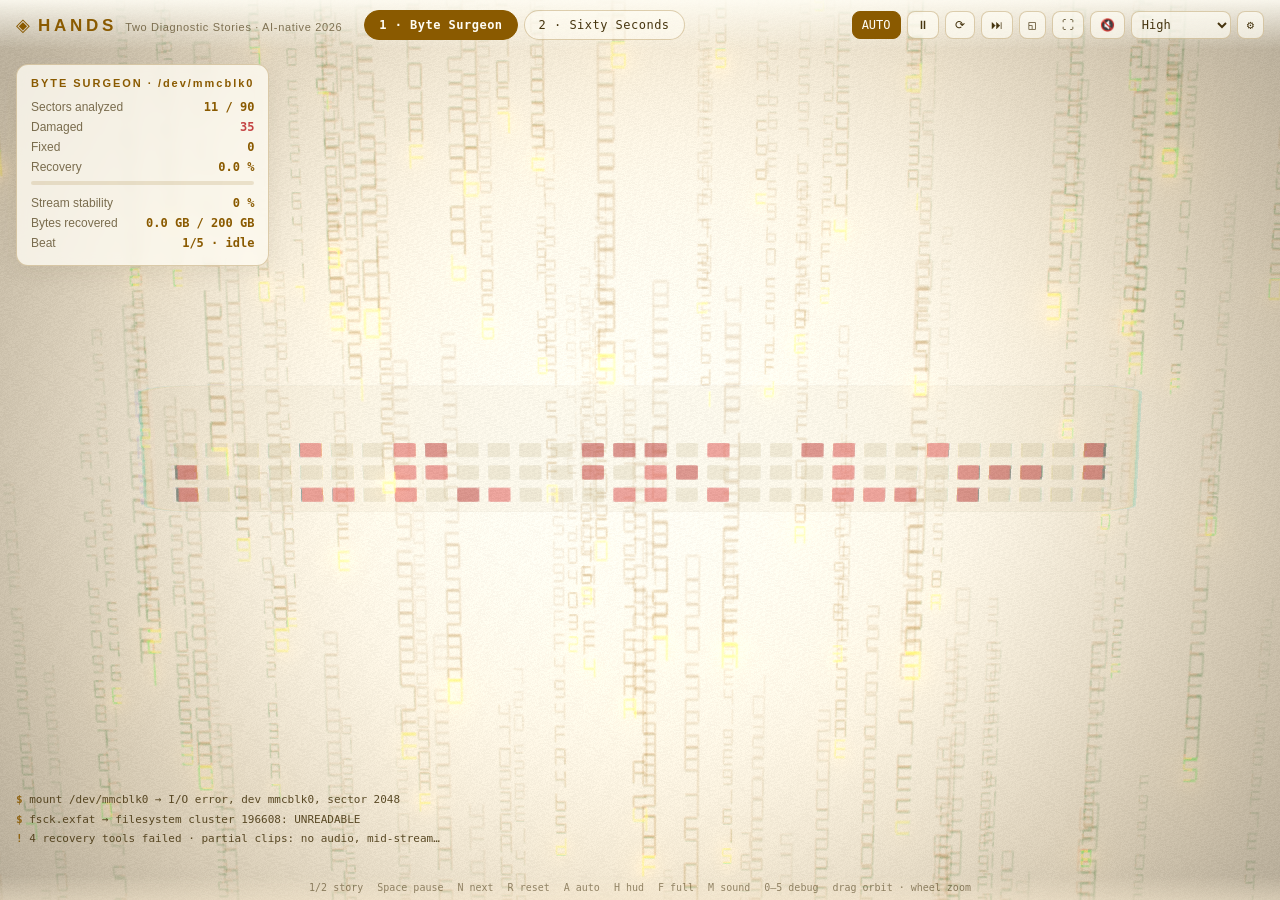
<file: app/index.html>
<!DOCTYPE html>
<html lang="en">
<head>
<meta charset="utf-8">
<meta name="viewport" content="width=device-width, initial-scale=1, maximum-scale=1, user-scalable=no">
<title>HANDS — Two Diagnostic Stories from AI-native 2026</title>
<link rel="icon" href="data:image/svg+xml,%3Csvg xmlns='http://www.w3.org/2000/svg' viewBox='0 0 32 32'%3E%3Crect width='32' height='32' rx='7' fill='%23fffdf4'/%3E%3Cpath d='M16 5l9 11-9 11L7 16z' fill='%238a5a00'/%3E%3C/svg%3E">
<link rel="stylesheet" href="css/style.css">
<script type="importmap">
{
  "imports": {
    "three": "./vendor/three/three.module.js"
  }
}
</script>
</head>
<body>
<canvas id="gl"></canvas>

<!-- DOM overlay layer for projected labels / check cards -->
<div id="overlay" aria-hidden="true"></div>

<div id="ui">
  <header id="topbar">
    <div class="brand">
      <span class="brand-mark">◈</span>
      <span class="brand-name">HANDS</span>
      <span class="brand-sub">Two Diagnostic Stories · AI-native 2026</span>
    </div>
    <nav class="tabs" role="tablist">
      <button id="tab-a" class="tab active" role="tab">1 · Byte Surgeon</button>
      <button id="tab-b" class="tab" role="tab">2 · Sixty Seconds</button>
    </nav>
    <div class="transport">
      <button id="btn-auto"  class="tbtn" title="Toggle auto-narrative (A)">AUTO</button>
      <button id="btn-pause" class="tbtn" title="Pause / resume (Space)">⏸</button>
      <button id="btn-reset" class="tbtn" title="Reset story (R)">⟳</button>
      <button id="btn-next"  class="tbtn" title="Next beat (N)">⏭</button>
      <button id="btn-hide"  class="tbtn" title="Hide HUD (H)">◱</button>
      <button id="btn-full"  class="tbtn" title="Fullscreen (F)">⛶</button>
      <button id="btn-mute"  class="tbtn" title="Mute / unmute (M)">🔇</button>
      <select id="sel-quality" class="tbtn quality" title="Quality profile">
        <option value="standard">Standard</option>
        <option value="high" selected>High</option>
        <option value="cinematic">Cinematic</option>
      </select>
      <button id="btn-params" class="tbtn" title="Parameters (P)">⚙</button>
    </div>
  </header>

  <aside id="telemetry-a" class="telemetry"></aside>
  <aside id="telemetry-b" class="telemetry hidden"></aside>

  <div id="timer" class="hidden"><span id="timer-value">0:00</span><span id="timer-label">DIAGNOSTIC ELAPSED</span></div>

  <div id="opslog" class="opslog"></div>
  <div id="caption" class="caption"></div>

  <aside id="parampanel" class="hidden">
    <div class="pp-head">
      <span>PARAMETERS</span>
      <button id="pp-close" class="tbtn">✕</button>
    </div>
    <div id="pp-body"></div>
    <div class="pp-foot">
      <button id="pp-defaults" class="tbtn">Restore defaults</button>
    </div>
  </aside>

  <div id="debug" class="hidden"></div>
  <div id="toast"></div>

  <footer id="helpbar">
    <span>1/2 story</span><span>Space pause</span><span>N next</span><span>R reset</span>
    <span>A auto</span><span>H hud</span><span>F full</span><span>M sound</span><span>0–5 debug</span>
    <span>drag orbit · wheel zoom</span>
  </footer>
</div>

<script type="module" src="src/main.js"></script>
</body>
</html>
</file>
<file: vendor/reveal/reveal.css>
.reveal .stretch,.reveal .r-stretch{max-width:none;max-height:none}.reveal pre.stretch code,.reveal pre.r-stretch code{box-sizing:border-box;height:100%;max-height:100%}.reveal .r-fit-text{white-space:nowrap;display:inline-block}.reveal .r-stack{grid-template-rows:100%;display:grid}.reveal .r-stack>*{grid-area:1/1;margin:auto}.reveal .r-vstack,.reveal .r-hstack{display:flex}.reveal .r-vstack img,.reveal .r-vstack video,.reveal .r-hstack img,.reveal .r-hstack video{object-fit:contain;min-width:0;min-height:0}.reveal .r-vstack{flex-direction:column;justify-content:center;align-items:center}.reveal .r-hstack{flex-direction:row;justify-content:center;align-items:center}.reveal .items-stretch{align-items:stretch}.reveal .items-start{align-items:flex-start}.reveal .items-center{align-items:center}.reveal .items-end{align-items:flex-end}.reveal .justify-between{justify-content:space-between}.reveal .justify-around{justify-content:space-around}.reveal .justify-start{justify-content:flex-start}.reveal .justify-center{justify-content:center}.reveal .justify-end{justify-content:flex-end}html.reveal-full-page{width:100%;height:100vh;height:calc(var(--vh,1vh) * 100);height:100dvh;overflow:hidden}.reveal-viewport{color:#000;--r-controls-spacing:12px;--r-overlay-header-height:40px;--r-overlay-margin:0px;--r-overlay-padding:6px;--r-overlay-gap:5px;background-color:#fff;height:100%;margin:0;line-height:1;position:relative;overflow:hidden}@media screen and (width<=1024px),(height<=768px){.reveal-viewport{--r-overlay-header-height:26px}}.reveal-viewport:fullscreen{width:100%!important;height:100%!important;top:0!important;left:0!important;transform:none!important}.reveal .fragment{transition:all .2s}.reveal .fragment:not(.custom){opacity:0;visibility:hidden;will-change:opacity}.reveal .fragment.visible{opacity:1;visibility:inherit}.reveal .fragment.disabled{transition:none}.reveal .fragment.grow{opacity:1;visibility:inherit}.reveal .fragment.grow.visible{transform:scale(1.3)}.reveal .fragment.shrink{opacity:1;visibility:inherit}.reveal .fragment.shrink.visible{transform:scale(.7)}.reveal .fragment.zoom-in{transform:scale(.1)}.reveal .fragment.zoom-in.visible{transform:none}.reveal .fragment.fade-out{opacity:1;visibility:inherit}.reveal .fragment.fade-out.visible{opacity:0;visibility:hidden}.reveal .fragment.semi-fade-out{opacity:1;visibility:inherit}.reveal .fragment.semi-fade-out.visible{opacity:.5;visibility:inherit}.reveal .fragment.strike{opacity:1;visibility:inherit}.reveal .fragment.strike.visible{text-decoration:line-through}.reveal .fragment.fade-up{transform:translateY(40px)}.reveal .fragment.fade-up.visible{transform:translate(0)}.reveal .fragment.fade-down{transform:translateY(-40px)}.reveal .fragment.fade-down.visible{transform:translate(0)}.reveal .fragment.fade-right{transform:translate(-40px)}.reveal .fragment.fade-right.visible{transform:translate(0)}.reveal .fragment.fade-left{transform:translate(40px)}.reveal .fragment.fade-left.visible{transform:translate(0)}.reveal .fragment.fade-in-then-out,.reveal .fragment.current-visible{opacity:0;visibility:hidden}.reveal .fragment.fade-in-then-out.current-fragment,.reveal .fragment.current-visible.current-fragment{opacity:1;visibility:inherit}.reveal .fragment.fade-in-then-semi-out{opacity:0;visibility:hidden}.reveal .fragment.fade-in-then-semi-out.visible{opacity:.5;visibility:inherit}.reveal .fragment.fade-in-then-semi-out.current-fragment,.reveal .fragment.highlight-red,.reveal .fragment.highlight-current-red,.reveal .fragment.highlight-green,.reveal .fragment.highlight-current-green,.reveal .fragment.highlight-blue,.reveal .fragment.highlight-current-blue{opacity:1;visibility:inherit}.reveal .fragment.highlight-red.visible{color:#ff2c2d}.reveal .fragment.highlight-green.visible{color:#17ff2e}.reveal .fragment.highlight-blue.visible{color:#1b91ff}.reveal .fragment.highlight-current-red.current-fragment{color:#ff2c2d}.reveal .fragment.highlight-current-green.current-fragment{color:#17ff2e}.reveal .fragment.highlight-current-blue.current-fragment{color:#1b91ff}.reveal:after{content:"";font-style:italic}.reveal iframe{z-index:1}.reveal a{position:relative}@keyframes bounce-right{0%,10%,25%,40%,50%{transform:translate(0)}20%{transform:translate(10px)}30%{transform:translate(-5px)}}@keyframes bounce-left{0%,10%,25%,40%,50%{transform:translate(0)}20%{transform:translate(-10px)}30%{transform:translate(5px)}}@keyframes bounce-down{0%,10%,25%,40%,50%{transform:translateY(0)}20%{transform:translateY(10px)}30%{transform:translateY(-5px)}}.reveal .controls{top:auto;bottom:var(--r-controls-spacing);right:var(--r-controls-spacing);z-index:11;color:#000;pointer-events:none;font-size:10px;display:none;position:absolute;left:auto}.reveal .controls button{cursor:pointer;color:currentColor;z-index:2;pointer-events:auto;font-size:inherit;visibility:hidden;opacity:0;-webkit-appearance:none;-webkit-tap-highlight-color:#0000;background-color:#0000;border:0;outline:0;padding:0;transition:color .2s,opacity .2s,transform .2s;position:absolute;transform:scale(.9999)}.reveal .controls .controls-arrow:before,.reveal .controls .controls-arrow:after{content:"";transform-origin:.2em;will-change:transform;background-color:currentColor;border-radius:.25em;width:2.6em;height:.5em;transition:all .15s,background-color .8s;position:absolute;top:0;left:0}.reveal .controls .controls-arrow{width:3.6em;height:3.6em;position:relative}.reveal .controls .controls-arrow:before{transform:translate(.5em)translateY(1.55em)rotate(45deg)}.reveal .controls .controls-arrow:after{transform:translate(.5em)translateY(1.55em)rotate(-45deg)}.reveal .controls .controls-arrow:hover:before{transform:translate(.5em)translateY(1.55em)rotate(40deg)}.reveal .controls .controls-arrow:hover:after{transform:translate(.5em)translateY(1.55em)rotate(-40deg)}.reveal .controls .controls-arrow:active:before{transform:translate(.5em)translateY(1.55em)rotate(36deg)}.reveal .controls .controls-arrow:active:after{transform:translate(.5em)translateY(1.55em)rotate(-36deg)}.reveal .controls .navigate-left{bottom:3.2em;right:6.4em;transform:translate(-10px)}.reveal .controls .navigate-left.highlight{animation:2s ease-out 50 both bounce-left}.reveal .controls .navigate-right{bottom:3.2em;right:0;transform:translate(10px)}.reveal .controls .navigate-right .controls-arrow{transform:rotate(180deg)}.reveal .controls .navigate-right.highlight{animation:2s ease-out 50 both bounce-right}.reveal .controls .navigate-up{bottom:6.4em;right:3.2em;transform:translateY(-10px)}.reveal .controls .navigate-up .controls-arrow{transform:rotate(90deg)}.reveal .controls .navigate-down{padding-bottom:1.4em;bottom:-1.4em;right:3.2em;transform:translateY(10px)}.reveal .controls .navigate-down .controls-arrow{transform:rotate(-90deg)}.reveal .controls .navigate-down.highlight{animation:2s ease-out 50 both bounce-down}.reveal .controls[data-controls-back-arrows=faded] .navigate-up.enabled{opacity:.3}.reveal .controls[data-controls-back-arrows=faded] .navigate-up.enabled:hover{opacity:1}.reveal .controls[data-controls-back-arrows=hidden] .navigate-up.enabled{opacity:0;visibility:hidden}.reveal .controls .enabled{visibility:visible;opacity:.9;cursor:pointer;transform:none}.reveal .controls .enabled.fragmented{opacity:.5}.reveal .controls .enabled:hover,.reveal .controls .enabled.fragmented:hover{opacity:1}.reveal:not(.rtl) .controls[data-controls-back-arrows=faded] .navigate-left.enabled{opacity:.3}.reveal:not(.rtl) .controls[data-controls-back-arrows=faded] .navigate-left.enabled:hover{opacity:1}.reveal:not(.rtl) .controls[data-controls-back-arrows=hidden] .navigate-left.enabled{opacity:0;visibility:hidden}.reveal.rtl .controls[data-controls-back-arrows=faded] .navigate-right.enabled{opacity:.3}.reveal.rtl .controls[data-controls-back-arrows=faded] .navigate-right.enabled:hover{opacity:1}.reveal.rtl .controls[data-controls-back-arrows=hidden] .navigate-right.enabled{opacity:0;visibility:hidden}.reveal[data-navigation-mode=linear].has-horizontal-slides .navigate-up,.reveal[data-navigation-mode=linear].has-horizontal-slides .navigate-down{display:none}.reveal[data-navigation-mode=linear].has-horizontal-slides .navigate-left,.reveal:not(.has-vertical-slides) .controls .navigate-left{bottom:1.4em;right:5.5em}.reveal[data-navigation-mode=linear].has-horizontal-slides .navigate-right,.reveal:not(.has-vertical-slides) .controls .navigate-right{bottom:1.4em;right:.5em}.reveal:not(.has-horizontal-slides) .controls .navigate-up{bottom:5em;right:1.4em}.reveal:not(.has-horizontal-slides) .controls .navigate-down{bottom:.5em;right:1.4em}.reveal.has-dark-background .controls{color:#fff}.reveal.has-light-background .controls{color:#000}.reveal.no-hover .controls .controls-arrow:hover:before,.reveal.no-hover .controls .controls-arrow:active:before{transform:translate(.5em)translateY(1.55em)rotate(45deg)}.reveal.no-hover .controls .controls-arrow:hover:after,.reveal.no-hover .controls .controls-arrow:active:after{transform:translate(.5em)translateY(1.55em)rotate(-45deg)}@media screen and (width>=500px){.reveal-viewport{--r-controls-spacing:.8em}.reveal .controls[data-controls-layout=edges]{inset:0}.reveal .controls[data-controls-layout=edges] .navigate-left,.reveal .controls[data-controls-layout=edges] .navigate-right,.reveal .controls[data-controls-layout=edges] .navigate-up,.reveal .controls[data-controls-layout=edges] .navigate-down{bottom:auto;right:auto}.reveal .controls[data-controls-layout=edges] .navigate-left{top:50%;left:var(--r-controls-spacing);margin-top:-1.8em}.reveal .controls[data-controls-layout=edges] .navigate-right{top:50%;right:var(--r-controls-spacing);margin-top:-1.8em}.reveal .controls[data-controls-layout=edges] .navigate-up{top:var(--r-controls-spacing);margin-left:-1.8em;left:50%}.reveal .controls[data-controls-layout=edges] .navigate-down{bottom:calc(var(--r-controls-spacing) - 1.4em + .3em);margin-left:-1.8em;left:50%}}.reveal .progress{z-index:10;color:#fff;background-color:#0003;width:100%;height:3px;display:none;position:absolute;bottom:0;left:0}.reveal .progress:after{content:"";width:100%;height:10px;display:block;position:absolute;top:-10px}.reveal .progress span{transform-origin:0 0;background-color:currentColor;width:100%;height:100%;transition:transform .8s cubic-bezier(.26,.86,.44,.985);display:block;transform:scaleX(0)}.reveal .slide-number{z-index:31;color:#fff;background-color:#0006;padding:5px;font-family:Helvetica,sans-serif;font-size:12px;line-height:1;display:block;position:absolute;bottom:8px;right:8px}.reveal .slide-number a{color:currentColor}.reveal .slide-number-delimiter{margin:0 3px}.reveal{touch-action:pinch-zoom;width:100%;height:100%;position:relative;overflow:hidden}.reveal.embedded{touch-action:pan-y}.reveal.embedded.is-vertical-slide{touch-action:none}.reveal .slides{pointer-events:none;z-index:1;text-align:center;perspective:600px;perspective-origin:50% 40%;width:100%;height:100%;margin:auto;position:absolute;inset:0;overflow:visible}.reveal .slides>section{perspective:600px}.reveal .slides>section,.reveal .slides>section>section{pointer-events:auto;z-index:10;transform-style:flat;width:100%;transition:transform-origin .8s cubic-bezier(.26,.86,.44,.985),transform .8s cubic-bezier(.26,.86,.44,.985),visibility .8s cubic-bezier(.26,.86,.44,.985),opacity .8s cubic-bezier(.26,.86,.44,.985);display:none;position:absolute}.reveal[data-transition-speed=fast] .slides section{transition-duration:.4s}.reveal[data-transition-speed=slow] .slides section{transition-duration:1.2s}.reveal .slides section[data-transition-speed=fast]{transition-duration:.4s}.reveal .slides section[data-transition-speed=slow]{transition-duration:1.2s}.reveal .slides>section.stack{pointer-events:none;height:100%;padding-top:0;padding-bottom:0}.reveal .slides>section.present,.reveal .slides>section>section.present{z-index:11;opacity:1;display:block}.reveal .slides>section:empty,.reveal .slides>section>section:empty,.reveal .slides>section[data-background-interactive],.reveal .slides>section>section[data-background-interactive]{pointer-events:none}.reveal.center,.reveal.center .slides,.reveal.center .slides section{min-height:0!important}.reveal .slides>section:not(.present),.reveal .slides>section>section:not(.present){pointer-events:none}.reveal.overview .slides>section,.reveal.overview .slides>section>section{pointer-events:auto}.reveal .slides>section.past,.reveal .slides>section.future,.reveal .slides>section.past>section,.reveal .slides>section.future>section,.reveal .slides>section>section.past,.reveal .slides>section>section.future{opacity:0}.reveal .slides>section[data-transition=slide].past,.reveal .slides>section[data-transition~=slide-out].past,.reveal.slide .slides>section:not([data-transition]).past{transform:translate(-150%)}.reveal .slides>section[data-transition=slide].future,.reveal .slides>section[data-transition~=slide-in].future,.reveal.slide .slides>section:not([data-transition]).future{transform:translate(150%)}.reveal .slides>section>section[data-transition=slide].past,.reveal .slides>section>section[data-transition~=slide-out].past,.reveal.slide .slides>section>section:not([data-transition]).past{transform:translateY(-150%)}.reveal .slides>section>section[data-transition=slide].future,.reveal .slides>section>section[data-transition~=slide-in].future,.reveal.slide .slides>section>section:not([data-transition]).future{transform:translateY(150%)}.reveal .slides>section[data-transition=linear].past,.reveal .slides>section[data-transition~=linear-out].past,.reveal.linear .slides>section:not([data-transition]).past{transform:translate(-150%)}.reveal .slides>section[data-transition=linear].future,.reveal .slides>section[data-transition~=linear-in].future,.reveal.linear .slides>section:not([data-transition]).future{transform:translate(150%)}.reveal .slides>section>section[data-transition=linear].past,.reveal .slides>section>section[data-transition~=linear-out].past,.reveal.linear .slides>section>section:not([data-transition]).past{transform:translateY(-150%)}.reveal .slides>section>section[data-transition=linear].future,.reveal .slides>section>section[data-transition~=linear-in].future,.reveal.linear .slides>section>section:not([data-transition]).future{transform:translateY(150%)}.reveal .slides section[data-transition=default].stack,.reveal.default .slides section.stack{transform-style:preserve-3d}.reveal .slides>section[data-transition=default].past,.reveal .slides>section[data-transition~=default-out].past,.reveal.default .slides>section:not([data-transition]).past{transform:translate(-100%)rotateY(-90deg)translate(-100%)}.reveal .slides>section[data-transition=default].future,.reveal .slides>section[data-transition~=default-in].future,.reveal.default .slides>section:not([data-transition]).future{transform:translate(100%)rotateY(90deg)translate(100%)}.reveal .slides>section>section[data-transition=default].past,.reveal .slides>section>section[data-transition~=default-out].past,.reveal.default .slides>section>section:not([data-transition]).past{transform:translateY(-300px)rotateX(70deg)translateY(-300px)}.reveal .slides>section>section[data-transition=default].future,.reveal .slides>section>section[data-transition~=default-in].future,.reveal.default .slides>section>section:not([data-transition]).future{transform:translateY(300px)rotateX(-70deg)translateY(300px)}.reveal .slides section[data-transition=convex].stack,.reveal.convex .slides section.stack{transform-style:preserve-3d}.reveal .slides>section[data-transition=convex].past,.reveal .slides>section[data-transition~=convex-out].past,.reveal.convex .slides>section:not([data-transition]).past{transform:translate(-100%)rotateY(-90deg)translate(-100%)}.reveal .slides>section[data-transition=convex].future,.reveal .slides>section[data-transition~=convex-in].future,.reveal.convex .slides>section:not([data-transition]).future{transform:translate(100%)rotateY(90deg)translate(100%)}.reveal .slides>section>section[data-transition=convex].past,.reveal .slides>section>section[data-transition~=convex-out].past,.reveal.convex .slides>section>section:not([data-transition]).past{transform:translateY(-300px)rotateX(70deg)translateY(-300px)}.reveal .slides>section>section[data-transition=convex].future,.reveal .slides>section>section[data-transition~=convex-in].future,.reveal.convex .slides>section>section:not([data-transition]).future{transform:translateY(300px)rotateX(-70deg)translateY(300px)}.reveal .slides section[data-transition=concave].stack,.reveal.concave .slides section.stack{transform-style:preserve-3d}.reveal .slides>section[data-transition=concave].past,.reveal .slides>section[data-transition~=concave-out].past,.reveal.concave .slides>section:not([data-transition]).past{transform:translate(-100%)rotateY(90deg)translate(-100%)}.reveal .slides>section[data-transition=concave].future,.reveal .slides>section[data-transition~=concave-in].future,.reveal.concave .slides>section:not([data-transition]).future{transform:translate(100%)rotateY(-90deg)translate(100%)}.reveal .slides>section>section[data-transition=concave].past,.reveal .slides>section>section[data-transition~=concave-out].past,.reveal.concave .slides>section>section:not([data-transition]).past{transform:translateY(-80%)rotateX(-70deg)translateY(-80%)}.reveal .slides>section>section[data-transition=concave].future,.reveal .slides>section>section[data-transition~=concave-in].future,.reveal.concave .slides>section>section:not([data-transition]).future{transform:translateY(80%)rotateX(70deg)translateY(80%)}.reveal .slides section[data-transition=zoom],.reveal.zoom .slides section:not([data-transition]){transition-timing-function:ease}.reveal .slides>section[data-transition=zoom].past,.reveal .slides>section[data-transition~=zoom-out].past,.reveal.zoom .slides>section:not([data-transition]).past{visibility:hidden;transform:scale(16)}.reveal .slides>section[data-transition=zoom].future,.reveal .slides>section[data-transition~=zoom-in].future,.reveal.zoom .slides>section:not([data-transition]).future{visibility:hidden;transform:scale(.2)}.reveal .slides>section>section[data-transition=zoom].past,.reveal .slides>section>section[data-transition~=zoom-out].past,.reveal.zoom .slides>section>section:not([data-transition]).past{transform:scale(16)}.reveal .slides>section>section[data-transition=zoom].future,.reveal .slides>section>section[data-transition~=zoom-in].future,.reveal.zoom .slides>section>section:not([data-transition]).future{transform:scale(.2)}.reveal.cube .slides{perspective:1300px}.reveal.cube .slides section{backface-visibility:hidden;box-sizing:border-box;min-height:700px;transform-style:preserve-3d;padding:30px}.reveal.center.cube .slides section{min-height:0}.reveal.cube .slides section:not(.stack):before{content:"";background:#0000001a;border-radius:4px;width:100%;height:100%;display:block;position:absolute;top:0;left:0;transform:translateZ(-20px)}.reveal.cube .slides section:not(.stack):after{content:"";z-index:1;background:0 0;border-radius:4px;width:90%;height:30px;display:block;position:absolute;bottom:0;left:5%;transform:translateZ(-90px)rotateX(65deg);box-shadow:0 95px 25px #0003}.reveal.cube .slides>section.stack{background:0 0;padding:0}.reveal.cube .slides>section.past{transform-origin:100% 0;transform:translate(-100%)rotateY(-90deg)}.reveal.cube .slides>section.future{transform-origin:0 0;transform:translate(100%)rotateY(90deg)}.reveal.cube .slides>section>section.past{transform-origin:0 100%;transform:translateY(-100%)rotateX(90deg)}.reveal.cube .slides>section>section.future{transform-origin:0 0;transform:translateY(100%)rotateX(-90deg)}.reveal.page .slides{perspective-origin:0%;perspective:3000px}.reveal.page .slides section{box-sizing:border-box;min-height:700px;transform-style:preserve-3d;padding:30px}.reveal.page .slides section.past{z-index:12}.reveal.page .slides section:not(.stack):before{content:"";background:#0000001a;width:100%;height:100%;display:block;position:absolute;top:0;left:0;transform:translateZ(-20px)}.reveal.page .slides section:not(.stack):after{content:"";z-index:1;background:0 0;border-radius:4px;width:90%;height:30px;display:block;position:absolute;bottom:0;left:5%;transform:translateZ(-90px)rotateX(65deg);box-shadow:0 95px 25px #0003}.reveal.page .slides>section.stack{background:0 0;padding:0}.reveal.page .slides>section.past{transform-origin:0 0;transform:translate(-40%)rotateY(-80deg)}.reveal.page .slides>section.future{transform-origin:100% 0;transform:translate(0,0)}.reveal.page .slides>section>section.past{transform-origin:0 0;transform:translateY(-40%)rotateX(80deg)}.reveal.page .slides>section>section.future{transform-origin:0 100%;transform:translate(0,0)}.reveal .slides section[data-transition=fade],.reveal.fade .slides section:not([data-transition]),.reveal.fade .slides>section>section:not([data-transition]){transition:opacity .5s;transform:none}.reveal.fade.overview .slides section,.reveal.fade.overview .slides>section>section{transition:none}.reveal .slides section[data-transition=none],.reveal.none .slides section:not([data-transition]){transition:none;transform:none}.reveal .pause-overlay{visibility:hidden;opacity:0;z-index:100;background:#000;width:100%;height:100%;transition:all 1s;position:absolute;top:0;left:0}.reveal .pause-overlay .resume-button{color:#ccc;cursor:pointer;background:0 0;border:2px solid #ccc;border-radius:2px;padding:6px 14px;font-size:16px;position:absolute;bottom:20px;right:20px}.reveal .pause-overlay .resume-button:hover{color:#fff;border-color:#fff}.reveal.paused .pause-overlay{visibility:visible;opacity:1}.reveal .no-transition,.reveal .no-transition *,.reveal .slides.disable-slide-transitions section{transition:none!important}.reveal .slides.disable-slide-transitions section{transform:none!important}.reveal .backgrounds{perspective:600px;width:100%;height:100%;position:absolute;top:0;left:0}.reveal .slide-background{opacity:0;visibility:hidden;background-color:#0000;width:100%;height:100%;transition:all .8s cubic-bezier(.26,.86,.44,.985);display:none;position:absolute;overflow:hidden}.reveal .slide-background-content{background-position:50%;background-repeat:no-repeat;background-size:cover;width:100%;height:100%;position:absolute}.reveal .slide-background.stack{display:block}.reveal .slide-background.present{opacity:1;visibility:visible;z-index:2}.print-pdf .reveal .slide-background{opacity:1!important;visibility:visible!important}.reveal .slide-background video{object-fit:cover;width:100%;max-width:none;height:100%;max-height:none;position:absolute;top:0;left:0}.reveal .slide-background[data-background-size=contain] video{object-fit:contain}.reveal[data-background-transition=none]>.backgrounds .slide-background:not([data-background-transition]),.reveal>.backgrounds .slide-background[data-background-transition=none]{transition:none}.reveal[data-background-transition=slide]>.backgrounds .slide-background:not([data-background-transition]),.reveal>.backgrounds .slide-background[data-background-transition=slide]{opacity:1}.reveal[data-background-transition=slide]>.backgrounds .slide-background.past:not([data-background-transition]),.reveal>.backgrounds .slide-background.past[data-background-transition=slide]{transform:translate(-100%)}.reveal[data-background-transition=slide]>.backgrounds .slide-background.future:not([data-background-transition]),.reveal>.backgrounds .slide-background.future[data-background-transition=slide]{transform:translate(100%)}.reveal[data-background-transition=slide]>.backgrounds .slide-background>.slide-background.past:not([data-background-transition]),.reveal>.backgrounds .slide-background>.slide-background.past[data-background-transition=slide]{transform:translateY(-100%)}.reveal[data-background-transition=slide]>.backgrounds .slide-background>.slide-background.future:not([data-background-transition]),.reveal>.backgrounds .slide-background>.slide-background.future[data-background-transition=slide]{transform:translateY(100%)}.reveal[data-background-transition=convex]>.backgrounds .slide-background.past:not([data-background-transition]),.reveal>.backgrounds .slide-background.past[data-background-transition=convex]{opacity:0;transform:translate(-100%)rotateY(-90deg)translate(-100%)}.reveal[data-background-transition=convex]>.backgrounds .slide-background.future:not([data-background-transition]),.reveal>.backgrounds .slide-background.future[data-background-transition=convex]{opacity:0;transform:translate(100%)rotateY(90deg)translate(100%)}.reveal[data-background-transition=convex]>.backgrounds .slide-background>.slide-background.past:not([data-background-transition]),.reveal>.backgrounds .slide-background>.slide-background.past[data-background-transition=convex]{opacity:0;transform:translateY(-100%)rotateX(90deg)translateY(-100%)}.reveal[data-background-transition=convex]>.backgrounds .slide-background>.slide-background.future:not([data-background-transition]),.reveal>.backgrounds .slide-background>.slide-background.future[data-background-transition=convex]{opacity:0;transform:translateY(100%)rotateX(-90deg)translateY(100%)}.reveal[data-background-transition=concave]>.backgrounds .slide-background.past:not([data-background-transition]),.reveal>.backgrounds .slide-background.past[data-background-transition=concave]{opacity:0;transform:translate(-100%)rotateY(90deg)translate(-100%)}.reveal[data-background-transition=concave]>.backgrounds .slide-background.future:not([data-background-transition]),.reveal>.backgrounds .slide-background.future[data-background-transition=concave]{opacity:0;transform:translate(100%)rotateY(-90deg)translate(100%)}.reveal[data-background-transition=concave]>.backgrounds .slide-background>.slide-background.past:not([data-background-transition]),.reveal>.backgrounds .slide-background>.slide-background.past[data-background-transition=concave]{opacity:0;transform:translateY(-100%)rotateX(-90deg)translateY(-100%)}.reveal[data-background-transition=concave]>.backgrounds .slide-background>.slide-background.future:not([data-background-transition]),.reveal>.backgrounds .slide-background>.slide-background.future[data-background-transition=concave]{opacity:0;transform:translateY(100%)rotateX(90deg)translateY(100%)}.reveal[data-background-transition=zoom]>.backgrounds .slide-background:not([data-background-transition]),.reveal>.backgrounds .slide-background[data-background-transition=zoom]{transition-timing-function:ease}.reveal[data-background-transition=zoom]>.backgrounds .slide-background.past:not([data-background-transition]),.reveal>.backgrounds .slide-background.past[data-background-transition=zoom]{opacity:0;visibility:hidden;transform:scale(16)}.reveal[data-background-transition=zoom]>.backgrounds .slide-background.future:not([data-background-transition]),.reveal>.backgrounds .slide-background.future[data-background-transition=zoom]{opacity:0;visibility:hidden;transform:scale(.2)}.reveal[data-background-transition=zoom]>.backgrounds .slide-background>.slide-background.past:not([data-background-transition]),.reveal>.backgrounds .slide-background>.slide-background.past[data-background-transition=zoom]{opacity:0;visibility:hidden;transform:scale(16)}.reveal[data-background-transition=zoom]>.backgrounds .slide-background>.slide-background.future:not([data-background-transition]),.reveal>.backgrounds .slide-background>.slide-background.future[data-background-transition=zoom]{opacity:0;visibility:hidden;transform:scale(.2)}.reveal[data-transition-speed=fast]>.backgrounds .slide-background{transition-duration:.4s}.reveal[data-transition-speed=slow]>.backgrounds .slide-background{transition-duration:1.2s}.reveal [data-auto-animate-target^=unmatched]{will-change:opacity}.reveal section[data-auto-animate]:not(.stack):not([data-auto-animate=running]) [data-auto-animate-target^=unmatched]{opacity:0}.reveal.overview{perspective-origin:50%;perspective:700px}.reveal.overview .slides section{cursor:pointer;box-sizing:border-box;height:100%;overflow:hidden;opacity:1!important;visibility:visible!important;top:0!important}.reveal.overview .slides section:hover,.reveal.overview .slides section.present{outline-offset:10px;outline:10px solid #96969699}.reveal.overview .slides section.present{outline:10px solid var(--r-link-color)}.reveal.overview .slides section .fragment{opacity:1;transition:none}.reveal.overview .slides section:after,.reveal.overview .slides section:before{display:none!important}.reveal.overview .slides>section.stack{background:0 0;outline:none;padding:0;overflow:visible;top:0!important}.reveal.overview .backgrounds{perspective:inherit}.reveal.overview .backgrounds .slide-background{opacity:1;visibility:visible;outline-offset:10px;outline:10px solid #9696961a}.reveal.overview .backgrounds .slide-background.stack{overflow:visible}.reveal.overview .slides section,.reveal.overview-deactivating .slides section,.reveal.overview .backgrounds .slide-background,.reveal.overview-deactivating .backgrounds .slide-background{transition:none}.reveal.rtl .slides,.reveal.rtl .slides h1,.reveal.rtl .slides h2,.reveal.rtl .slides h3,.reveal.rtl .slides h4,.reveal.rtl .slides h5,.reveal.rtl .slides h6{direction:rtl;font-family:sans-serif}.reveal.rtl pre,.reveal.rtl code{direction:ltr}.reveal.rtl ol,.reveal.rtl ul{text-align:right}.reveal.rtl .progress span{transform-origin:100% 0}.reveal.has-parallax-background .backgrounds{transition:all .8s}.reveal.has-parallax-background[data-transition-speed=fast] .backgrounds{transition-duration:.4s}.reveal.has-parallax-background[data-transition-speed=slow] .backgrounds{transition-duration:1.2s}@keyframes fade-in{0%{opacity:0}to{opacity:1}}@keyframes scale-up{0%{transform:scale(.95)}to{transform:scale(1)}}.reveal [data-preview-image],.reveal [data-preview-video],.reveal [data-preview-link]:not(a):not([data-preview-link=false]){cursor:zoom-in}.r-overlay{top:var(--r-overlay-margin);right:var(--r-overlay-margin);bottom:var(--r-overlay-margin);left:var(--r-overlay-margin);border-radius:min(var(--r-overlay-margin), 6px);z-index:99;-webkit-backdrop-filter:blur(10px);backdrop-filter:blur(10px);color:#fff;background:#000000f2;font-family:ui-sans-serif,system-ui,-apple-system,Helvetica,sans-serif;transition:all .3s;animation:.3s fade-in;position:absolute}.r-overlay-viewport{top:var(--r-overlay-padding);right:var(--r-overlay-padding);bottom:var(--r-overlay-padding);left:var(--r-overlay-padding);gap:var(--r-overlay-gap);flex-direction:column;display:flex;position:absolute}.r-overlay-header{z-index:2;box-sizing:border-box;height:var(--r-overlay-header-height);justify-content:flex-end;align-items:center;gap:6px;display:flex}.r-overlay-header .r-overlay-header-button{all:unset;min-width:var(--r-overlay-header-height);min-height:var(--r-overlay-header-height);padding:0 calc(var(--r-overlay-header-height) / 4);opacity:1;cursor:pointer;box-sizing:border-box;border-radius:6px;justify-content:center;align-items:center;gap:8px;font-size:18px;display:flex}.r-overlay-header .r-overlay-header-button:hover{opacity:1;background-color:#ffffff26}.r-overlay-header .icon{background-position:50%;background-repeat:no-repeat;background-size:100%;width:20px;height:20px;display:inline-block}.r-overlay-close .icon{background-image:url([data-uri])}.r-overlay-external .icon{background-image:url([data-uri])}.r-overlay-content{background-color:#141414cc;border-radius:6px;flex-grow:1;place-items:center;animation:.5s cubic-bezier(.26,.86,.44,.985) scale-up;display:grid;position:relative;overflow:hidden}.r-overlay-spinner{z-index:10;visibility:hidden;opacity:0;background-image:url([data-uri]%2F%2F%2F6%2Bvr8nJybW1tcDAwOjo6Nvb26ioqKOjo7Ozs%2FLy8vz8%2FAAAAAAAAAAAACH%2FC05FVFNDQVBFMi4wAwEAAAAh%2FhpDcmVhdGVkIHdpdGggYWpheGxvYWQuaW5mbwAh%[base64]%2FV%2FnmOM82XiHRLYKhKP1oZmADdEAAAh%2BQQJCgAAACwAAAAAIAAgAAAE6hDISWlZpOrNp1lGNRSdRpDUolIGw5RUYhhHukqFu8DsrEyqnWThGvAmhVlteBvojpTDDBUEIFwMFBRAmBkSgOrBFZogCASwBDEY%2FCZSg7GSE0gSCjQBMVG023xWBhklAnoEdhQEfyNqMIcKjhRsjEdnezB%2BA4k8gTwJhFuiW4dokXiloUepBAp5qaKpp6%2BHo7aWW54wl7obvEe0kRuoplCGepwSx2jJvqHEmGt6whJpGpfJCHmOoNHKaHx61WiSR92E4lbFoq%2BB6QDtuetcaBPnW6%2BO7wDHpIiK9SaVK5GgV543tzjgGcghAgAh%[base64]%2B%2BG%2Bw48edZPK%2BM6hLJpQg484enXIdQFSS1u6UhksENEQAAIfkECQoAAAAsAAAAACAAIAAABOcQyEmpGKLqzWcZRVUQnZYg1aBSh2GUVEIQ2aQOE%2BG%2BcD4ntpWkZQj1JIiZIogDFFyHI0UxQwFugMSOFIPJftfVAEoZLBbcLEFhlQiqGp1Vd140AUklUN3eCA51C1EWMzMCezCBBmkxVIVHBWd3HHl9JQOIJSdSnJ0TDKChCwUJjoWMPaGqDKannasMo6WnM562R5YluZRwur0wpgqZE7NKUm%2BFNRPIhjBJxKZteWuIBMN4zRMIVIhffcgojwCF117i4nlLnY5ztRLsnOk%2BaV%2BoJY7V7m76PdkS4trKcdg0Zc0tTcKkRAAAIfkECQoAAAAsAAAAACAAIAAABO4QyEkpKqjqzScpRaVkXZWQEximw1BSCUEIlDohrft6cpKCk5xid5MNJTaAIkekKGQkWyKHkvhKsR7ARmitkAYDYRIbUQRQjWBwJRzChi9CRlBcY1UN4g0%[base64]%[base64]%2BE71SRQeyqUToLA7VxF0JDyIQh%2FMVVPMt1ECZlfcjZJ9mIKoaTl1MRIl5o4CUKXOwmyrCInCKqcWtvadL2SYhyASyNDJ0uIiRMDjI0Fd30%2FiI2UA5GSS5UDj2l6NoqgOgN4gksEBgYFf0FDqKgHnyZ9OX8HrgYHdHpcHQULXAS2qKpENRg7eAMLC7kTBaixUYFkKAzWAAnLC7FLVxLWDBLKCwaKTULgEwbLA4hJtOkSBNqITT3xEgfLpBtzE%2FjiuL04RGEBgwWhShRgQExHBAAh%2BQQJCgAAACwAAAAAIAAgAAAE7xDISWlSqerNpyJKhWRdlSAVoVLCWk6JKlAqAavhO9UkUHsqlE6CwO1cRdCQ8iEIfzFVTzLdRAmZX3I2SfZiCqGk5dTESJeaOAlClzsJsqwiJwiqnFrb2nS9kmIcgEsjQydLiIlHehhpejaIjzh9eomSjZR%[base64]%2BE71SRQeyqUToLA7VxF0JDyIQh%[base64]%2BE71SRQeyqUToLA7VxF0JDyIQh%2FMVVPMt1ECZlfcjZJ9mIKoaTl1MRIl5o4CUKXOwmyrCInCKqcWtvadL2SYhyASyNDJ0uIiUd6GAULDJCRiXo1CpGXDJOUjY%2BYip9DhToJA4RBLwMLCwVDfRgbBAaqqoZ1XBMHswsHtxtFaH1iqaoGNgAIxRpbFAgfPQSqpbgGBqUD1wBXeCYp1AYZ19JJOYgH1KwA4UBvQwXUBxPqVD9L3sbp2BNk2xvvFPJd%2BMFCN6HAAIKgNggY0KtEBAAh%[base64]%2BvsYMDAzZQPC9VCNkDWUhGkuE5PxJNwiUK4UfLzOlD4WvzAHaoG9nxPi5d%2BjYUqfAhhykOFwJWiAAAIfkECQoAAAAsAAAAACAAIAAABPAQyElpUqnqzaciSoVkXVUMFaFSwlpOCcMYlErAavhOMnNLNo8KsZsMZItJEIDIFSkLGQoQTNhIsFehRww2CQLKF0tYGKYSg%2BygsZIuNqJksKgbfgIGepNo2cIUB3V1B3IvNiBYNQaDSTtfhhx0CwVPI0UJe0%2Bbm4g5VgcGoqOcnjmjqDSdnhgEoamcsZuXO1aWQy8KAwOAuTYYGwi7w5h%2BKr0SJ8MFihpNbx%2B4Erq7BYBuzsdiH1jCAzoSfl0rVirNbRXlBBlLX%2BBP0XJLAPGzTkAuAOqb0WT5AH7OcdCm5B8TgRwSRKIHQtaLCwg1RAAAOwAAAAAAAAAAAA%3D%3D);width:32px;height:32px;margin:-16px 0 0 -16px;display:block;position:absolute;top:50%;left:50%}.r-overlay-preview .r-overlay-content iframe{opacity:0;visibility:hidden;border:0;width:100%;max-width:100%;height:100%;max-height:100%;transition:all .3s}.r-overlay-preview[data-state=loaded] iframe{opacity:1;visibility:visible}.r-overlay-preview .r-overlay-content img,.r-overlay-preview .r-overlay-content video{object-fit:scale-down;width:100%;max-width:100%;height:100%;max-height:100%;margin:0;position:absolute}.r-overlay-preview[data-preview-fit=none] img,.r-overlay-preview[data-preview-fit=none] video{object-fit:none}.r-overlay-preview[data-preview-fit=scale-down] img,.r-overlay-preview[data-preview-fit=scale-down] video{object-fit:scale-down}.r-overlay-preview[data-preview-fit=contain] img,.r-overlay-preview[data-preview-fit=contain] video{object-fit:contain}.r-overlay-preview[data-preview-fit=cover] img,.r-overlay-preview[data-preview-fit=cover] video{object-fit:cover}.r-overlay-preview[data-state=loaded] .r-overlay-content-inner{z-index:-1;text-align:center;letter-spacing:normal;width:100%;position:absolute;top:45%;left:0}.r-overlay-preview .r-overlay-error{color:orange;font-size:18px}.r-overlay-preview .x-frame-error{opacity:0;transition:opacity .3s .3s}.r-overlay-preview[data-state=loaded] .x-frame-error{opacity:1}.r-overlay-preview[data-state=loading] .r-overlay-spinner{opacity:.6;visibility:visible}.r-overlay-help .r-overlay-content{overflow:auto}.r-overlay-help-content{text-align:center;letter-spacing:normal;max-width:560px;margin:auto;padding:20px 0}.r-overlay-help-content .title{margin-top:0;font-size:20px}.r-overlay-help .r-overlay-help-content table{border-collapse:collapse;text-align:left;border:1px solid #fff;font-size:16px}.r-overlay-help .r-overlay-help-content table th,.r-overlay-help .r-overlay-help-content table td{vertical-align:middle;border:1px solid #fff;width:240px;padding:14px}.r-overlay-help .r-overlay-help-content table th{padding-top:20px;padding-bottom:20px}.reveal .playback{z-index:30;cursor:pointer;-webkit-tap-highlight-color:#0000;transition:all .4s;position:absolute;bottom:20px;left:15px}.reveal.overview .playback{opacity:0;visibility:hidden}.reveal .hljs{min-height:100%}.reveal .hljs table{margin:initial}.reveal .hljs-ln-code,.reveal .hljs-ln-numbers{border:0;padding:0}.reveal .hljs-ln-numbers{opacity:.6;text-align:right;vertical-align:top;padding-right:.75em}.reveal .hljs.has-highlights tr:not(.highlight-line){opacity:.4}.reveal .hljs.has-highlights.fragment{transition:all .2s}.reveal .hljs:not(:first-child).fragment{box-sizing:border-box;width:100%;position:absolute;top:0;left:0}.reveal pre[data-auto-animate-target]{overflow:hidden}.reveal pre[data-auto-animate-target] code{height:100%}.reveal .roll{vertical-align:top;perspective:400px;perspective-origin:50%;line-height:1.2;display:inline-block;overflow:hidden}.reveal .roll:hover{text-shadow:none;background:0 0}.reveal .roll span{pointer-events:none;transform-origin:50% 0;transform-style:preserve-3d;backface-visibility:hidden;padding:0 2px;transition:all .4s;display:block;position:relative}.reveal .roll:hover span{background:#00000080;transform:translateZ(-45px)rotateX(90deg)}.reveal .roll span:after{content:attr(data-title);backface-visibility:hidden;transform-origin:50% 0;padding:0 2px;display:block;position:absolute;top:0;left:0;transform:translateY(110%)rotateX(-90deg)}.reveal aside.notes{display:none}.reveal .speaker-notes{z-index:1;color:#222;box-sizing:border-box;text-align:left;-webkit-overflow-scrolling:touch;background-color:#f5f5f5;border:1px solid #0000000d;width:33.3333%;height:100%;padding:14px 18px;font-family:Helvetica,sans-serif;font-size:18px;line-height:1.4;display:none;position:absolute;top:0;left:100%;overflow:auto}.reveal .speaker-notes .notes-placeholder{color:#ccc;font-style:italic}.reveal .speaker-notes:focus{outline:none}.reveal .speaker-notes:before{content:"Speaker notes";opacity:.5;margin-bottom:10px;display:block}.reveal.show-notes{max-width:75%;overflow:visible}.reveal.show-notes .speaker-notes{display:block}@media screen and (width>=1600px){.reveal .speaker-notes{font-size:20px}}@media screen and (width<=1024px){.reveal.show-notes{border-left:0;max-width:none;max-height:70vh;overflow:visible}.reveal.show-notes .speaker-notes{border:0;width:100%;height:30vh;top:100%;left:0}}@media screen and (width<=600px){.reveal.show-notes{max-height:60vh}.reveal.show-notes .speaker-notes{height:40vh;top:100%}.reveal .speaker-notes{font-size:14px}}.reveal .jump-to-slide{z-index:30;-webkit-tap-highlight-color:#0000;font-size:32px;position:absolute;top:15px;left:15px}.reveal .jump-to-slide-input{font-size:inherit;color:currentColor;background:0 0;border:0;padding:8px}.reveal .jump-to-slide-input::placeholder{color:currentColor;opacity:.5}.reveal.has-dark-background .jump-to-slide-input{color:#fff}.reveal.has-light-background .jump-to-slide-input{color:#222}.reveal .jump-to-slide-input:focus{outline:none}.reveal .r-overlay-button{all:unset;z-index:30;cursor:pointer;-webkit-tap-highlight-color:#0000;appearance:none;color:#fff;background:#000000b3;border-radius:5px;justify-content:center;align-items:center;padding:10px;font-size:.4em;display:flex;position:absolute}.reveal .r-overlay-button:hover{background:#000000e6}.reveal.has-light-background .r-overlay-button{color:#222;background:#ffffffb3}.reveal.has-light-background .r-overlay-button:hover{background:#ffffffe6}.reveal .r-media-play-button{bottom:20px;left:15px}.zoomed .reveal *,.zoomed .reveal :before,.zoomed .reveal :after{backface-visibility:visible!important}.zoomed .reveal .progress,.zoomed .reveal .controls{opacity:0}.zoomed .reveal .roll span{background:0 0}.zoomed .reveal .roll span:after,.reveal-viewport.loading-scroll-mode{visibility:hidden}.reveal-viewport.reveal-scroll{z-index:1;--r-scrollbar-width:7px;--r-scrollbar-trigger-size:5px;--r-controls-spacing:8px;margin:0 auto;overflow:hidden auto}@media screen and (width<=500px){.reveal-viewport.reveal-scroll{--r-scrollbar-width:3px;--r-scrollbar-trigger-size:3px}}.reveal-viewport.reveal-scroll .controls,.reveal-viewport.reveal-scroll .progress,.reveal-viewport.reveal-scroll .playback,.reveal-viewport.reveal-scroll .backgrounds,.reveal-viewport.reveal-scroll .slide-number,.reveal-viewport.reveal-scroll .speaker-notes{display:none!important}.reveal-viewport.reveal-scroll .r-overlay,.reveal-viewport.reveal-scroll .pause-overlay,.reveal-viewport.reveal-scroll .r-media-play-button{position:fixed}.reveal-viewport.reveal-scroll .reveal{touch-action:manipulation;overflow:visible}.reveal-viewport.reveal-scroll .slides{pointer-events:initial;perspective:none;perspective-origin:50%;margin:0;padding:0;display:block;position:static;top:auto;left:auto;overflow:visible;width:100%!important}.reveal-viewport.reveal-scroll .scroll-page{width:100%;height:calc(var(--page-height) + var(--page-scroll-padding));z-index:1;position:relative;overflow:visible}.reveal-viewport.reveal-scroll .scroll-page-sticky{height:var(--page-height);position:sticky;top:0}.reveal-viewport.reveal-scroll .scroll-page-content{width:100%;height:100%;position:absolute;top:0;left:0;overflow:hidden}.reveal-viewport.reveal-scroll .scroll-page section{visibility:visible!important;width:var(--slide-width)!important;height:var(--slide-height)!important;opacity:1!important;transform:scale(var(--slide-scale)) translate(-50%, -50%)!important;transform-style:flat!important;transform-origin:0 0!important;display:block!important;position:absolute!important;top:50%!important;left:50%!important}.reveal-viewport.reveal-scroll .slide-background{visibility:visible;opacity:1;touch-action:manipulation;width:100%;height:100%;position:absolute;top:0;left:0;z-index:auto!important;display:block!important}.reveal-viewport.reveal-scroll[data-scrollbar=true]::-webkit-scrollbar{display:none}.reveal-viewport.reveal-scroll[data-scrollbar=auto]::-webkit-scrollbar{display:none}.reveal-viewport.reveal-scroll[data-scrollbar=true],.reveal-viewport.reveal-scroll[data-scrollbar=auto]{scrollbar-width:none}.reveal.has-dark-background,.reveal-viewport.has-dark-background{--r-overlay-element-bg-color:240, 240, 240;--r-overlay-element-fg-color:0, 0, 0}.reveal.has-light-background,.reveal-viewport.has-light-background{--r-overlay-element-bg-color:0, 0, 0;--r-overlay-element-fg-color:240, 240, 240}.reveal-viewport.reveal-scroll .scrollbar{z-index:20;opacity:0;transition:all .3s;position:sticky;top:50%}.reveal-viewport.reveal-scroll .scrollbar.visible,.reveal-viewport.reveal-scroll .scrollbar:hover{opacity:1}.reveal-viewport.reveal-scroll .scrollbar .scrollbar-inner{width:var(--r-scrollbar-width);height:calc(var(--viewport-height) - var(--r-controls-spacing) * 2);right:var(--r-controls-spacing);border-radius:var(--r-scrollbar-width);z-index:10;position:absolute;top:0;transform:translateY(-50%)}.reveal-viewport.reveal-scroll .scrollbar .scrollbar-playhead{width:var(--r-scrollbar-width);height:var(--r-scrollbar-width);border-radius:var(--r-scrollbar-width);background-color:rgba(var(--r-overlay-element-bg-color), 1);z-index:11;transition:background-color .2s;position:absolute;top:0;left:0}.reveal-viewport.reveal-scroll .scrollbar .scrollbar-slide{background-color:rgba(var(--r-overlay-element-bg-color), .2);width:100%;box-shadow:0 0 0px 1px rgba(var(--r-overlay-element-fg-color), .1);border-radius:var(--r-scrollbar-width);transition:background-color .2s;position:absolute}.reveal-viewport.reveal-scroll .scrollbar .scrollbar-slide:after{content:"";z-index:-1;background:0 0;width:200%;height:100%;position:absolute;top:0;left:-50%}.reveal-viewport.reveal-scroll .scrollbar .scrollbar-slide:hover,.reveal-viewport.reveal-scroll .scrollbar .scrollbar-slide.active{background-color:rgba(var(--r-overlay-element-bg-color), .4)}.reveal-viewport.reveal-scroll .scrollbar .scrollbar-trigger{width:100%;transition:background-color .2s;position:absolute}.reveal-viewport.reveal-scroll .scrollbar .scrollbar-slide.active.has-triggers{background-color:rgba(var(--r-overlay-element-bg-color), .4);z-index:10}.reveal-viewport.reveal-scroll .scrollbar .scrollbar-slide.active .scrollbar-trigger:after{content:"";width:var(--r-scrollbar-trigger-size);height:var(--r-scrollbar-trigger-size);background-color:rgba(var(--r-overlay-element-bg-color), 1);opacity:.4;border-radius:20px;transition:transform .2s,opacity .2s;position:absolute;top:50%;left:50%;transform:translate(-50%,-50%)}.reveal-viewport.reveal-scroll .scrollbar .scrollbar-slide.active .scrollbar-trigger.active:after,.reveal-viewport.reveal-scroll .scrollbar .scrollbar-slide.active .scrollbar-trigger.active~.scrollbar-trigger:after{opacity:1}.reveal-viewport.reveal-scroll .scrollbar .scrollbar-slide.active .scrollbar-trigger~.scrollbar-trigger.active:after{transform:translate(calc(var(--r-scrollbar-width) * -2), 0);background-color:rgba(var(--r-overlay-element-bg-color), 1)}html.reveal-print *{-webkit-print-color-adjust:exact}html.reveal-print{width:100%;height:100%;overflow:visible}html.reveal-print body{border:0;padding:0;overflow:visible;float:none!important;margin:0 auto!important}html.reveal-print .nestedarrow,html.reveal-print .reveal .controls,html.reveal-print .reveal .progress,html.reveal-print .reveal .playback,html.reveal-print .reveal.overview,html.reveal-print .state-background{display:none!important}html.reveal-print .reveal pre code{overflow:hidden!important}html.reveal-print .reveal{width:auto!important;height:auto!important;overflow:hidden!important}html.reveal-print .reveal .slides{pointer-events:initial;perspective:none;perspective-origin:50%;display:block;position:static;top:auto;left:auto;overflow:visible;zoom:1!important;width:100%!important;height:auto!important;margin:0!important;padding:0!important}html.reveal-print .reveal .slides .pdf-page{z-index:1;page-break-after:always;position:relative;overflow:hidden}html.reveal-print .reveal .slides .pdf-page:last-of-type{page-break-after:avoid}html.reveal-print .reveal .slides section{min-height:1px;visibility:visible!important;box-sizing:border-box!important;opacity:1!important;transform-style:flat!important;margin:0!important;padding:0!important;display:block!important;position:absolute!important;transform:none!important}html.reveal-print .reveal section.stack{page-break-after:avoid!important;height:auto!important;min-height:auto!important;margin:0!important;padding:0!important;position:relative!important}html.reveal-print .reveal img{box-shadow:none}html.reveal-print .reveal .backgrounds{display:none}html.reveal-print .reveal .slide-background{width:100%;height:100%;position:absolute;top:0;left:0;z-index:auto!important;display:block!important}html.reveal-print .reveal.show-notes{max-width:none;max-height:none}html.reveal-print .reveal .speaker-notes-pdf{z-index:100;width:100%;height:auto;max-height:none;display:block;inset:auto}html.reveal-print .reveal .speaker-notes-pdf[data-layout=separate-page]{color:inherit;page-break-after:always;background-color:#0000;border:0;padding:20px;position:relative}html.reveal-print .reveal .slide-number-pdf{visibility:visible;font-size:14px;display:block;position:absolute}html.reveal-print .aria-status{display:none}@media print{html:not(.print-pdf){width:auto;height:auto;overflow:visible}html:not(.print-pdf) body{margin:0;padding:0;overflow:visible}html:not(.print-pdf) .reveal{background:#fff;font-size:20pt}html:not(.print-pdf) .reveal .controls,html:not(.print-pdf) .reveal .state-background,html:not(.print-pdf) .reveal .progress,html:not(.print-pdf) .reveal .backgrounds,html:not(.print-pdf) .reveal .slide-number{display:none!important}html:not(.print-pdf) .reveal p,html:not(.print-pdf) .reveal td,html:not(.print-pdf) .reveal li{color:#000;font-size:20pt!important}html:not(.print-pdf) .reveal h1,html:not(.print-pdf) .reveal h2,html:not(.print-pdf) .reveal h3,html:not(.print-pdf) .reveal h4,html:not(.print-pdf) .reveal h5,html:not(.print-pdf) .reveal h6{text-align:left;letter-spacing:normal;height:auto;line-height:normal;color:#000!important}html:not(.print-pdf) .reveal h1{font-size:28pt!important}html:not(.print-pdf) .reveal h2{font-size:24pt!important}html:not(.print-pdf) .reveal h3{font-size:22pt!important}html:not(.print-pdf) .reveal h4{font-variant:small-caps;font-size:22pt!important}html:not(.print-pdf) .reveal h5{font-size:21pt!important}html:not(.print-pdf) .reveal h6{font-style:italic;font-size:20pt!important}html:not(.print-pdf) .reveal a:link,html:not(.print-pdf) .reveal a:visited{font-weight:700;text-decoration:underline;color:#000!important}html:not(.print-pdf) .reveal ul,html:not(.print-pdf) .reveal ol,html:not(.print-pdf) .reveal div,html:not(.print-pdf) .reveal p{visibility:visible;width:auto;height:auto;margin:0;display:block;position:static;overflow:visible;text-align:left!important}html:not(.print-pdf) .reveal pre,html:not(.print-pdf) .reveal table{margin-left:0;margin-right:0}html:not(.print-pdf) .reveal pre code{padding:20px}html:not(.print-pdf) .reveal blockquote{margin:20px 0}html:not(.print-pdf) .reveal .slides{perspective:none;perspective-origin:50%;zoom:1!important;text-align:left!important;width:auto!important;height:auto!important;margin-top:0!important;margin-left:0!important;padding:0!important;display:block!important;position:static!important;top:0!important;left:0!important;overflow:visible!important;transform:none!important}html:not(.print-pdf) .reveal .slides section{visibility:visible!important;z-index:auto!important;opacity:1!important;page-break-after:always!important;transform-style:flat!important;width:auto!important;height:auto!important;margin-top:0!important;margin-left:0!important;padding:60px 20px!important;transition:none!important;display:block!important;position:static!important;top:0!important;left:0!important;overflow:visible!important;transform:none!important}html:not(.print-pdf) .reveal .slides section.stack{padding:0!important}html:not(.print-pdf) .reveal .slides section:last-of-type{page-break-after:avoid!important}html:not(.print-pdf) .reveal .slides section .fragment{opacity:1!important;visibility:visible!important;transform:none!important}html:not(.print-pdf) .reveal .r-fit-text{white-space:normal!important}html:not(.print-pdf) .reveal section img{box-shadow:none;background:#fff;border:1px solid #666;margin:15px 0;display:block}html:not(.print-pdf) .reveal section small{font-size:.8em}html:not(.print-pdf) .reveal .hljs{white-space:pre-wrap;word-wrap:break-word;word-break:break-word;max-height:100%;font-size:15pt}html:not(.print-pdf) .reveal .hljs .hljs-ln-numbers{white-space:nowrap}html:not(.print-pdf) .reveal .hljs td{font-size:inherit!important;color:inherit!important}}
</file>
<file: vendor/reveal/theme/beige.css>
@import "https://fonts.googleapis.com/css?family=Lato:400,700,400italic,700italic";@font-face{font-family:League Gothic;src:url([data-uri])format("woff");font-weight:400;font-style:normal}:root{--r-background:radial-gradient(#fff, #f7f2d3);--r-background-color:#f7f3de;--r-main-font:"Source Sans Pro", Helvetica, sans-serif;--r-main-font-size:42px;--r-main-color:#333;--r-block-margin:20px;--r-heading-margin:0 0 20px 0;--r-heading-font:"Source Sans Pro", Helvetica, sans-serif;--r-heading-color:#333;--r-heading-line-height:1.2;--r-heading-letter-spacing:normal;--r-heading-text-transform:uppercase;--r-heading-text-shadow:none;--r-heading-font-weight:600;--r-heading1-text-shadow:0 1px 0 #ccc, 0 2px 0 #c9c9c9, 0 3px 0 #bbb, 0 4px 0 #b9b9b9, 0 5px 0 #aaa, 0 6px 1px #0000001a, 0 0 5px #0000001a, 0 1px 3px #0000004d, 0 3px 5px #0003, 0 5px 10px #00000040, 0 20px 20px #00000026;--r-heading1-size:2.5em;--r-heading2-size:1.6em;--r-heading3-size:1.3em;--r-heading4-size:1em;--r-code-font:monospace;--r-link-color:#8b743d;--r-link-color-dark:#766334;--r-link-color-hover:#b39753;--r-selection-background-color:#c2aa73;--r-selection-color:#333;--r-overlay-element-bg-color:0 0 0;--r-overlay-element-fg-color:240 240 240}.reveal-viewport{background:var(--r-background);background-color:var(--r-background-color)}.reveal{font-family:var(--r-main-font);font-size:var(--r-main-font-size);color:var(--r-main-color);font-weight:400}.reveal ::selection{color:var(--r-selection-color);background:var(--r-selection-background-color);text-shadow:none}.reveal ::selection{color:var(--r-selection-color);background:var(--r-selection-background-color);text-shadow:none}.reveal .slides section,.reveal .slides section>section{line-height:1.3;font-weight:inherit}.reveal h1,.reveal h2,.reveal h3,.reveal h4,.reveal h5,.reveal h6{margin:var(--r-heading-margin);color:var(--r-heading-color);font-family:var(--r-heading-font);font-weight:var(--r-heading-font-weight);line-height:var(--r-heading-line-height);letter-spacing:var(--r-heading-letter-spacing);text-transform:var(--r-heading-text-transform);text-shadow:var(--r-heading-text-shadow);word-wrap:break-word}.reveal h1{font-size:var(--r-heading1-size)}.reveal h2{font-size:var(--r-heading2-size)}.reveal h3{font-size:var(--r-heading3-size)}.reveal h4{font-size:var(--r-heading4-size)}.reveal h1{text-shadow:var(--r-heading1-text-shadow)}.reveal p{margin:var(--r-block-margin) 0;line-height:1.3}.reveal h1:last-child,.reveal h2:last-child,.reveal h3:last-child,.reveal h4:last-child,.reveal h5:last-child,.reveal h6:last-child{margin-bottom:0}.reveal img,.reveal video,.reveal iframe{max-width:95%;max-height:95%}.reveal strong,.reveal b{font-weight:700}.reveal em{font-style:italic}.reveal ol,.reveal dl,.reveal ul{text-align:left;margin:0 0 0 1em;display:inline-block}.reveal ol{list-style-type:decimal}.reveal ul{list-style-type:disc}.reveal ul ul{list-style-type:square}.reveal ul ul ul{list-style-type:circle}.reveal ul ul,.reveal ul ol,.reveal ol ol,.reveal ol ul{margin-left:40px;display:block}.reveal dt{font-weight:700}.reveal dd{margin-left:40px}.reveal blockquote{width:70%;margin:var(--r-block-margin) auto;background:#ffffff0d;padding:5px;font-style:italic;display:block;position:relative;box-shadow:0 0 2px #0003}.reveal blockquote p:first-child,.reveal blockquote p:last-child{display:inline-block}.reveal q{font-style:italic}.reveal pre{width:90%;margin:var(--r-block-margin) auto;text-align:left;font-size:.55em;font-family:var(--r-code-font);word-wrap:break-word;line-height:1.2em;display:block;position:relative;box-shadow:0 5px 15px #00000026}.reveal code{font-family:var(--r-code-font);text-transform:none;tab-size:2}.reveal pre code{word-wrap:normal;max-height:400px;padding:5px;display:block;overflow:auto}.reveal .code-wrapper{white-space:normal}.reveal .code-wrapper code{white-space:pre}.reveal table{border-collapse:collapse;border-spacing:0;margin:auto}.reveal table th{font-weight:700}.reveal table th,.reveal table td{text-align:left;border-bottom:1px solid;padding:.2em .5em}.reveal table th[align=center],.reveal table td[align=center]{text-align:center}.reveal table th[align=right],.reveal table td[align=right]{text-align:right}.reveal table tbody tr:last-child th,.reveal table tbody tr:last-child td{border-bottom:none}.reveal sup{vertical-align:super;font-size:smaller}.reveal sub{vertical-align:sub;font-size:smaller}.reveal small{vertical-align:top;font-size:.6em;line-height:1.2em;display:inline-block}.reveal small *{vertical-align:top}.reveal img{margin:var(--r-block-margin) 0}.reveal a{color:var(--r-link-color);text-decoration:none;transition:color .15s}.reveal a:hover{color:var(--r-link-color-hover);text-shadow:none;border:none}.reveal .roll span:after{color:#fff;background:var(--r-link-color-dark)}.reveal .r-frame{border:4px solid var(--r-main-color);box-shadow:0 0 10px #00000026}.reveal a .r-frame{transition:all .15s linear}.reveal a:hover .r-frame{border-color:var(--r-link-color);box-shadow:0 0 20px #0000008c}.reveal .controls{color:var(--r-link-color)}.reveal .progress{color:var(--r-link-color);background:#0003}@media print{.backgrounds{background-color:var(--r-background-color)}}section.has-dark-background,section.has-dark-background h1,section.has-dark-background h2,section.has-dark-background h3,section.has-dark-background h4,section.has-dark-background h5,section.has-dark-background h6{color:#fff}
</file>
<file: css/custom.css>
/* ============================================================
   AI in 2026 — design system
   Editorial warm palette · serif display type · soft cards ·
   staggered entrance motion · reveal.js fragments for pacing
   ============================================================ */

:root {
  --r-background: radial-gradient(#fffdf6, #f5e5c3);
  --r-background-color: #f5e5c3;
  --r-main-color: #2f2410;
  --r-heading-color: #7a4d00;
  --r-link-color: #b45f06;
  --r-link-color-hover: #d98a00;
  --r-link-color-dark: #96500a;
  --r-selection-background-color: #f0c75e;
  --r-selection-color: #2f2410;

  --ink: #2f2410;
  --ink-soft: #6b5a33;
  --accent: #b45f06;
  --gold: #d9a441;
  --paper: rgba(255, 255, 255, 0.72);
  --line: #e3cf9e;
  --dark-1: #241a08;
  --dark-2: #4a3607;
}

/* ---------- typography ---------- */

.reveal {
  font-family: "Avenir Next", "Helvetica Neue", "Segoe UI", Helvetica, Arial,
    "PingFang SC", "Hiragino Sans GB", "Microsoft YaHei", sans-serif;
  font-weight: 400;
  letter-spacing: 0.005em;
}

.reveal h1, .reveal h2, .reveal h3, .reveal h4 {
  font-family: Georgia, "Times New Roman", "Songti SC", serif;
  font-weight: 700;
  letter-spacing: -0.01em;
  text-transform: none;
  line-height: 1.12;
}

.reveal h1 { font-size: 2.5em; }
.reveal h2 { font-size: 1.55em; margin-bottom: 0.55em; }
.reveal h3 { font-size: 1.0em; color: var(--ink-soft); font-family: inherit;
  font-weight: 500; letter-spacing: 0.01em; }

.reveal p, .reveal li { line-height: 1.5; }
.reveal ul { display: block; margin: 0 auto; max-width: 880px; text-align: left; }
.reveal li { margin: 0.32em 0; }
.reveal li::marker { color: var(--gold); }
.reveal strong { color: var(--accent); font-weight: 700; }
.reveal em { color: var(--ink-soft); }

/* eyebrow label above a heading */
.reveal .kicker {
  display: inline-block;
  font-size: 0.42em;
  font-weight: 700;
  letter-spacing: 0.32em;
  text-transform: uppercase;
  color: var(--accent);
  border: 1px solid var(--line);
  border-radius: 999px;
  padding: 0.55em 1.2em 0.45em;
  margin-bottom: 1.4em;
  background: var(--paper);
}

/* small source/credit line */
.reveal .citation {
  font-size: 0.42em;
  color: #a3906a;
  margin-top: 1.6em;
  letter-spacing: 0.02em;
}

/* link to the live animation (app/) */
.reveal .demo-link {
  font-size: 0.42em;
  margin-top: 1em;
  letter-spacing: 0.02em;
}
.reveal .demo-link a {
  color: var(--accent);
  text-decoration: none;
  border-bottom: 1px dashed var(--accent);
}
.reveal .demo-link a:hover { border-bottom-style: solid; }

/* slide images */
.reveal section img {
  max-height: 55vh;
  border: none;
  box-shadow: none;
  background: transparent;
}

/* ---------- entrance motion (replays on each visit of a slide) ---------- */

@keyframes riseIn {
  from { opacity: 0; transform: translateY(26px); }
  to   { opacity: 1; transform: translateY(0); }
}
@keyframes popIn {
  from { opacity: 0; transform: scale(0.9); }
  to   { opacity: 1; transform: scale(1); }
}
@keyframes growX {
  from { transform: scaleX(0); }
  to   { transform: scaleX(1); }
}
@keyframes shimmer {
  from { background-position: 0% 50%; }
  to   { background-position: 100% 50%; }
}
@keyframes floatY {
  0%, 100% { transform: translateY(-14px); }
  50%      { transform: translateY(14px); }
}
@keyframes spinSlow {
  to { transform: rotate(360deg); }
}
@keyframes pulseGlow {
  0%, 100% { box-shadow: 0 0 0 0 rgba(217, 164, 65, 0.55); }
  50%      { box-shadow: 0 0 0 12px rgba(217, 164, 65, 0); }
}

.reveal .present h2 { animation: riseIn 0.55s cubic-bezier(0.22, 0.9, 0.3, 1) both; }
.reveal .present h3 { animation: riseIn 0.55s 0.08s cubic-bezier(0.22, 0.9, 0.3, 1) both; }
.reveal .present .kicker { animation: popIn 0.5s both; }
.reveal .present .anim-rise { animation: riseIn 0.6s 0.15s cubic-bezier(0.22, 0.9, 0.3, 1) both; }
.reveal .present .anim-rise-2 { animation: riseIn 0.6s 0.3s cubic-bezier(0.22, 0.9, 0.3, 1) both; }

@media (prefers-reduced-motion: reduce) {
  .reveal .present * { animation: none !important; }
}

/* ---------- title slide ---------- */

.reveal .title-hero {
  font-size: 2.9em;
  background: linear-gradient(100deg, #7a4d00 15%, #d9a441 40%, #7a4d00 65%);
  background-size: 220% 100%;
  -webkit-background-clip: text;
  background-clip: text;
  color: transparent;
  animation: shimmer 7s linear infinite;
}
.reveal .title-rule {
  width: 120px;
  height: 3px;
  margin: 0.9em auto 1.1em;
  border-radius: 2px;
  background: linear-gradient(90deg, transparent, var(--gold), transparent);
  transform-origin: center;
}
.reveal .present .title-rule { animation: growX 0.9s 0.35s ease-out both; }

/* soft blurred blobs floating behind hero content */
.blob {
  position: absolute;
  border-radius: 50%;
  filter: blur(46px);
  opacity: 0.5;
  z-index: -1;
  pointer-events: none;
}
.blob-a { width: 300px; height: 300px; left: -60px; top: -80px;
  background: #f2c96b; animation: floatY 9s ease-in-out infinite; }
.blob-b { width: 240px; height: 240px; right: -40px; bottom: -60px;
  background: #e8a75c; animation: floatY 11s ease-in-out 1.2s infinite; }

/* ---------- dark section dividers ---------- */

.reveal .divider { text-align: left; }
.reveal .divider h2 { color: #f7e9c8; font-size: 2.1em; margin-bottom: 0.25em; }
.reveal .divider h3 { color: #d9b25c; font-family: Georgia, serif; font-style: italic; }
.reveal .divider p { color: #cbb98f; font-size: 0.72em; }
.reveal .divider .part-no {
  font-family: Georgia, serif;
  font-size: 3.6em;
  line-height: 1;
  color: rgba(217, 164, 65, 0.28);
  display: block;
  margin-bottom: 0.1em;
}

/* ---------- cards & stat grids ---------- */

.reveal .cards {
  display: grid;
  grid-template-columns: repeat(auto-fit, minmax(230px, 1fr));
  gap: 0.55em;
  margin: 0.6em auto 0;
  max-width: 940px;
  text-align: left;
}
.reveal .card {
  background: var(--paper);
  border: 1px solid var(--line);
  border-radius: 14px;
  padding: 0.6em 0.75em;
  font-size: 0.54em;
  line-height: 1.45;
  box-shadow: 0 10px 24px rgba(90, 64, 10, 0.08);
  transition: transform 0.25s ease, box-shadow 0.25s ease;
}
.reveal .card:hover {
  transform: translateY(-5px);
  box-shadow: 0 16px 32px rgba(90, 64, 10, 0.16);
}
.reveal .card .card-title {
  display: block;
  font-weight: 700;
  color: var(--ink);
  margin-bottom: 0.3em;
  font-size: 1.06em;
}
.reveal .card .when {
  display: inline-block;
  font-size: 0.72em;
  font-weight: 700;
  letter-spacing: 0.14em;
  text-transform: uppercase;
  color: var(--accent);
  margin-bottom: 0.5em;
}

.reveal .stats {
  display: flex;
  flex-wrap: wrap;
  justify-content: center;
  gap: 0.9em;
  margin: 0.7em 0;
}
.reveal .stat { min-width: 170px; }
.reveal .stat .num {
  font-family: Georgia, serif;
  font-size: 1.6em;
  font-weight: 700;
  color: var(--accent);
  line-height: 1;
  display: block;
}
.reveal .stat .lbl {
  font-size: 0.44em;
  color: var(--ink-soft);
  display: block;
  margin-top: 0.45em;
  max-width: 200px;
}

/* ---------- horizontal timeline (Part 2) ---------- */

.reveal .timeline {
  position: relative;
  display: grid;
  grid-template-columns: repeat(auto-fit, minmax(190px, 1fr));
  gap: 0.5em;
  max-width: 960px;
  margin: 1.1em auto 0;
  text-align: left;
}
.reveal .timeline::before {
  content: "";
  position: absolute;
  left: 2%;
  right: 2%;
  top: 9px;
  height: 2px;
  background: linear-gradient(90deg, var(--gold), var(--accent));
  transform-origin: left;
}
.reveal .present .timeline::before { animation: growX 1s 0.2s ease-out both; }
.reveal .t-node { position: relative; padding-top: 26px; font-size: 0.5em; }
.reveal .t-node::before {
  content: "";
  position: absolute;
  top: 2px;
  left: 0;
  width: 14px;
  height: 14px;
  border-radius: 50%;
  background: #fffdf6;
  border: 3px solid var(--accent);
}
.reveal .present .t-node { animation: riseIn 0.5s both; }
.reveal .present .t-node:nth-child(2) { animation-delay: 0.25s; }
.reveal .present .t-node:nth-child(3) { animation-delay: 0.4s; }
.reveal .present .t-node:nth-child(4) { animation-delay: 0.55s; }
.reveal .t-node .t-when {
  font-weight: 800;
  letter-spacing: 0.12em;
  text-transform: uppercase;
  color: var(--accent);
  font-size: 0.9em;
  display: block;
  margin-bottom: 0.35em;
}
.reveal .t-node .t-what { color: var(--ink); line-height: 1.5; display: block; }

/* ---------- valuation bars (Part 2, money slide) ---------- */

.reveal .bars { max-width: 840px; margin: 0.8em auto 0; text-align: left; }
.reveal .bar-row { margin: 0.5em 0; font-size: 0.52em; }
.reveal .bar-row .bar-lbl {
  display: flex;
  justify-content: space-between;
  font-weight: 700;
  color: var(--ink);
  margin-bottom: 0.3em;
}
.reveal .bar-row .bar-lbl .val { color: var(--accent); font-family: Georgia, serif; }
.reveal .bar-track {
  height: 20px;
  border-radius: 999px;
  background: rgba(255, 255, 255, 0.6);
  border: 1px solid var(--line);
  overflow: hidden;
}
.reveal .bar-fill {
  height: 100%;
  border-radius: 999px;
  background: linear-gradient(90deg, var(--gold), var(--accent));
  transform-origin: left;
  transform: scaleX(0);
}
.reveal .present .bar-fill { animation: growX 1.1s 0.35s cubic-bezier(0.22, 0.9, 0.3, 1) forwards; }
.reveal .present .bar-row:nth-child(2) .bar-fill { animation-delay: 0.6s; }

/* ---------- terminal window (Part 1 stories) ---------- */

.reveal .term {
  max-width: 860px;
  margin: 0.4em auto 0;
  border-radius: 12px;
  overflow: hidden;
  text-align: left;
  background: #221a0c;
  box-shadow: 0 18px 40px rgba(60, 42, 5, 0.35);
  font-size: 0.44em;
}
.reveal .term-head {
  display: flex;
  gap: 7px;
  padding: 8px 14px;
  background: #33270f;
}
.reveal .term-head i {
  width: 10px; height: 10px; border-radius: 50%; display: block;
}
.reveal .term-head i:nth-child(1) { background: #e0655a; }
.reveal .term-head i:nth-child(2) { background: #e6b34d; }
.reveal .term-head i:nth-child(3) { background: #6fc06a; }
.reveal .term-body {
  padding: 0.7em 1.1em 0.9em;
  font-family: "SF Mono", "JetBrains Mono", Menlo, Consolas, monospace;
  color: #e8dcb8;
  line-height: 1.6;
  overflow-wrap: anywhere;
}
.reveal .term-body .p { color: #d9a441; }
.reveal .term-body .ok { color: #8fd07a; font-weight: 700; }
.reveal .term-body .dim { color: #9c8a5f; }

/* ---------- desk setup diagram (Part 1, story 2) ---------- */

.reveal .setup { max-width: 900px; margin: 0.2em auto 0; font-size: 0.42em; text-align: center; }
.reveal .setup .row { display: flex; justify-content: center; gap: 0.6em; align-items: center; }
.reveal .setup .box {
  background: var(--paper);
  border: 1.5px solid var(--line);
  border-radius: 10px;
  padding: 0.35em 0.8em;
  font-weight: 600;
  color: var(--ink);
  box-shadow: 0 6px 14px rgba(90, 64, 10, 0.08);
}
.reveal .setup .box.warn { border-color: #d97b4f; color: #a34a1e; }
.reveal .setup .down { color: var(--accent); font-size: 1.1em; line-height: 1.05; margin: 0; }

/* ---------- pipeline diagram (Part 3) ---------- */

.reveal .pipeline {
  display: flex;
  align-items: stretch;
  justify-content: center;
  gap: 0.35em;
  margin: 0.9em 0 0.6em;
}
.reveal .pipeline .stage {
  position: relative;
  flex: 1;
  max-width: 29%;
  border: 1.5px solid var(--line);
  border-radius: 14px;
  padding: 1.5em 0.6em 0.7em;
  background: var(--paper);
  font-size: 0.5em;
  line-height: 1.45;
  box-shadow: 0 10px 24px rgba(90, 64, 10, 0.08);
  text-align: center;
}
.reveal .pipeline .stage .step-no {
  position: absolute;
  top: -14px;
  left: 50%;
  transform: translateX(-50%);
  width: 28px; height: 28px;
  border-radius: 50%;
  background: linear-gradient(135deg, var(--gold), var(--accent));
  color: #fffdf6;
  font-weight: 800;
  font-size: 0.85em;
  display: flex;
  align-items: center;
  justify-content: center;
}
.reveal .pipeline .stage strong { display: block; color: var(--accent); margin-bottom: 0.35em; font-size: 1.1em; }
.reveal .pipeline .stage.hot {
  border-color: var(--accent);
  animation: pulseGlow 2.4s ease-in-out infinite;
}
.reveal .pipeline .arrow {
  align-self: center;
  font-size: 0.85em;
  color: var(--accent);
  font-weight: 700;
}
.reveal .present .pipeline .stage { animation: riseIn 0.5s both; }
.reveal .present .pipeline .stage:nth-of-type(1) { animation-delay: 0.1s; }
.reveal .present .pipeline .stage:nth-of-type(2) { animation-delay: 0.25s; }
.reveal .present .pipeline .stage:nth-of-type(3) { animation-delay: 0.4s; }
.reveal .present .pipeline .arrow { animation: popIn 0.4s 0.5s both; }
/* keep the RL stage glowing after its entrance finishes */
.reveal .present .pipeline .stage.hot {
  animation: riseIn 0.5s 0.4s both, pulseGlow 2.4s ease-in-out 1.2s infinite;
}

/* ---------- versus layout (distillation) ---------- */

.reveal .versus {
  display: flex;
  align-items: stretch;
  justify-content: center;
  gap: 0.5em;
  max-width: 940px;
  margin: 0.6em auto 0;
}
.reveal .vs-panel {
  flex: 1;
  background: var(--paper);
  border: 1.5px solid var(--line);
  border-radius: 14px;
  padding: 0.75em 0.85em;
  font-size: 0.54em;
  text-align: left;
  line-height: 1.5;
}
.reveal .vs-panel .vs-title {
  display: block;
  font-weight: 800;
  font-size: 1.15em;
  margin-bottom: 0.35em;
}
.reveal .vs-panel.a .vs-title { color: #7a6a45; }
.reveal .vs-panel.b { border-color: var(--accent); }
.reveal .vs-panel.b .vs-title { color: var(--accent); }
.reveal .vs-mark {
  align-self: center;
  font-family: Georgia, serif;
  font-size: 1.3em;
  font-weight: 700;
  color: #c0392b;
}
.reveal .present .vs-panel.a { animation: riseIn 0.5s 0.1s both; }
.reveal .present .vs-panel.b { animation: riseIn 0.5s 0.3s both; }
.reveal .present .vs-mark { animation: popIn 0.5s 0.55s both; }

/* ---------- agent loop diagram ---------- */

.reveal .loop {
  display: flex;
  align-items: center;
  justify-content: center;
  gap: 0.3em;
  margin: 0.7em auto 0.2em;
  flex-wrap: wrap;
}
.reveal .loop .node {
  background: var(--paper);
  border: 1.5px solid var(--line);
  border-radius: 999px;
  padding: 0.55em 1.05em;
  font-size: 0.52em;
  font-weight: 700;
  color: var(--ink);
}
.reveal .loop .node.core {
  border-color: var(--accent);
  color: var(--accent);
  background: #fff6df;
}
.reveal .loop .arr { color: var(--accent); font-size: 0.6em; font-weight: 800; }
.reveal .loop-back {
  font-size: 0.5em;
  color: var(--ink-soft);
  margin-top: 0.4em;
}
.reveal .loop-back .spin {
  display: inline-block;
  color: var(--accent);
  font-size: 1.5em;
  vertical-align: -0.12em;
  animation: spinSlow 6s linear infinite;
}
.reveal .present .loop .node { animation: popIn 0.45s both; }
.reveal .present .loop .node:nth-child(1) { animation-delay: 0.1s; }
.reveal .present .loop .node:nth-child(3) { animation-delay: 0.25s; }
.reveal .present .loop .node:nth-child(5) { animation-delay: 0.4s; }
.reveal .present .loop .node:nth-child(7) { animation-delay: 0.55s; }

/* ---------- photo placeholder drop-zone ---------- */

.reveal .dropzone {
  max-width: 520px;
  margin: 0.45em auto 0;
  border: 2px dashed #c8ab6d;
  border-radius: 14px;
  padding: 0.8em 1em;
  color: #a3906a;
  font-size: 0.44em;
  background: rgba(255, 255, 255, 0.35);
}

/* ---------- per-claim footnotes ---------- */

.reveal sup.fn {
  font-size: 0.6em;
  font-weight: 700;
  color: var(--accent);
  margin-left: 0.12em;
}
.reveal .footnotes {
  max-width: 920px;
  margin: 1.0em auto 0;
  padding-top: 0.45em;
  border-top: 1px solid var(--line);
  font-size: 0.34em;
  color: #a3906a;
  text-align: left;
  line-height: 1.6;
}
.reveal .footnotes span { display: block; }
.reveal .footnotes sup {
  color: var(--accent);
  font-weight: 700;
  margin-right: 0.35em;
}
.reveal .footnotes .fn-more { margin-top: 0.25em; font-style: italic; }
.reveal .footnotes a {
  color: inherit;
  text-decoration: underline dotted;
  text-underline-offset: 2px;
}
.reveal .footnotes a:hover { color: var(--accent); }
</file>
<file: app/css/style.css>
/* HANDS — warm porcelain theme
   background radial #fffdf4 → #f8ead0 · text #46350f · headings #8a5a00 */
:root {
  --porcelain: #fffdf4;
  --cream: #f8ead0;
  --ink: #46350f;
  --brass: #8a5a00;
  --brass-soft: rgba(138, 90, 0, 0.28);
  --red: #c44444;
  --green: #6aa050;
  --panel: rgba(255, 253, 244, 0.78);
  --mono: ui-monospace, "SF Mono", "Cascadia Mono", Consolas, "Roboto Mono", monospace;
  --sans: -apple-system, "Segoe UI", Inter, Roboto, "Helvetica Neue", Arial, sans-serif;
}
* { box-sizing: border-box; margin: 0; padding: 0; }
html, body { width: 100%; height: 100%; overflow: hidden; }
body {
  font-family: var(--sans);
  color: var(--ink);
  background: radial-gradient(120% 90% at 50% 38%, var(--porcelain) 0%, var(--cream) 100%);
}
#gl { position: fixed; inset: 0; width: 100%; height: 100%; display: block; touch-action: none; }

#ui { position: fixed; inset: 0; pointer-events: none; z-index: 10; }
#ui.hidden-ui > * { opacity: 0; pointer-events: none !important; }
#ui > * { transition: opacity 0.25s ease; }
#overlay { position: fixed; inset: 0; pointer-events: none; z-index: 5; overflow: hidden; }

/* ---------- top bar ---------- */
#topbar {
  position: absolute; top: 0; left: 0; right: 0;
  display: flex; align-items: center; gap: 14px;
  padding: 10px 16px;
  background: linear-gradient(to bottom, rgba(255,253,244,0.9), rgba(255,253,244,0));
  pointer-events: auto;
}
.brand { display: flex; align-items: baseline; gap: 8px; }
.brand-mark { color: var(--brass); font-size: 18px; }
.brand-name { font-weight: 800; letter-spacing: 0.22em; color: var(--brass); font-size: 17px; }
.brand-sub { font-size: 11px; opacity: 0.65; letter-spacing: 0.06em; }
.tabs { display: flex; gap: 6px; margin-left: 8px; }
.tab {
  font-family: var(--mono); font-size: 12px; letter-spacing: 0.04em;
  padding: 7px 14px; border-radius: 999px; cursor: pointer;
  border: 1px solid var(--brass-soft); background: rgba(255,253,244,0.55); color: var(--ink);
  transition: all 0.2s ease;
}
.tab:hover { border-color: var(--brass); }
.tab.active { background: var(--brass); color: var(--porcelain); border-color: var(--brass); font-weight: 700; }
.transport { margin-left: auto; display: flex; gap: 6px; align-items: center; }
.tbtn {
  font-family: var(--mono); font-size: 12px; color: var(--ink);
  border: 1px solid var(--brass-soft); background: rgba(255,253,244,0.65);
  border-radius: 8px; padding: 6px 9px; cursor: pointer; transition: all 0.15s ease;
}
.tbtn:hover { border-color: var(--brass); background: var(--porcelain); }
.tbtn.on { background: var(--brass); color: var(--porcelain); border-color: var(--brass); }
select.tbtn { padding: 5px 6px; }

/* ---------- telemetry ---------- */
.telemetry {
  position: absolute; top: 64px; left: 16px; min-width: 232px;
  background: var(--panel); border: 1px solid var(--brass-soft); border-radius: 12px;
  padding: 12px 14px; pointer-events: auto; backdrop-filter: blur(6px);
  box-shadow: 0 6px 24px rgba(70, 53, 15, 0.08);
}
.telemetry h3 { font-size: 11px; letter-spacing: 0.18em; color: var(--brass); margin-bottom: 8px; }
.trow { display: flex; justify-content: space-between; align-items: baseline; font-size: 12px; padding: 3px 0; }
.trow .k { opacity: 0.7; }
.trow .v { font-family: var(--mono); font-weight: 700; color: var(--brass); font-variant-numeric: tabular-nums; white-space: nowrap; padding-left: 10px; }
.trow .v.good { color: var(--green); }
.trow .v.bad { color: var(--red); }
.tbar { height: 4px; background: rgba(138,90,0,0.14); border-radius: 2px; margin: 4px 0 8px; overflow: hidden; }
.tbar > i { display: block; height: 100%; background: linear-gradient(90deg, var(--brass), #c99b3f); border-radius: 2px; transition: width 0.2s linear; }
.chips { display: flex; flex-wrap: wrap; gap: 5px; margin-top: 6px; }
.chip {
  font-family: var(--mono); font-size: 10px; padding: 3px 8px; border-radius: 999px;
  border: 1px solid var(--brass-soft); background: rgba(255,253,244,0.7);
}
.chip.ok { color: var(--green); border-color: rgba(106,160,80,0.5); }
.chip.fail { color: var(--red); border-color: rgba(196,68,68,0.5); }
.verbose-block { margin-top: 8px; padding-top: 6px; border-top: 1px dashed var(--brass-soft); font-family: var(--mono); font-size: 10px; line-height: 1.7; opacity: 0.85; white-space: pre-wrap; }

/* ---------- stopwatch ---------- */
#timer {
  position: absolute; top: 64px; right: 16px; text-align: right;
  background: var(--panel); border: 1px solid var(--brass-soft); border-radius: 12px;
  padding: 10px 16px; backdrop-filter: blur(6px); pointer-events: auto;
}
#timer-value { display: block; font-family: var(--mono); font-size: 34px; font-weight: 800; color: var(--brass); font-variant-numeric: tabular-nums; line-height: 1; }
#timer-label { display: block; font-size: 9px; letter-spacing: 0.22em; opacity: 0.6; margin-top: 4px; }

/* ---------- ops log + caption ---------- */
.opslog {
  position: absolute; left: 16px; bottom: 52px; width: min(430px, 44vw);
  font-family: var(--mono); font-size: 11px; line-height: 1.75;
  color: var(--ink); pointer-events: none;
}
.opslog .line { opacity: 0; transform: translateY(4px); transition: all 0.3s ease; white-space: nowrap; overflow: hidden; text-overflow: ellipsis; }
.opslog .line.show { opacity: 0.88; transform: translateY(0); }
.opslog .line .p { color: var(--brass); font-weight: 700; }
.opslog .line.ok .p { color: var(--green); }
.caption {
  position: absolute; left: 50%; bottom: 18px; transform: translateX(-50%);
  font-size: 13px; letter-spacing: 0.05em; color: var(--ink);
  background: var(--panel); border: 1px solid var(--brass-soft); border-radius: 999px;
  padding: 7px 20px; backdrop-filter: blur(6px); pointer-events: none;
  opacity: 0; transition: opacity 0.4s ease; max-width: 80vw; text-align: center;
}
.caption.show { opacity: 1; }
.caption b { color: var(--brass); }

/* ---------- parameter panel ---------- */
#parampanel {
  position: absolute; top: 64px; right: 16px; width: 300px; max-height: calc(100vh - 130px);
  background: var(--panel); border: 1px solid var(--brass-soft); border-radius: 12px;
  backdrop-filter: blur(8px); pointer-events: auto; display: flex; flex-direction: column;
  box-shadow: 0 10px 34px rgba(70, 53, 15, 0.12); overflow: hidden;
}
.pp-head {
  display: flex; justify-content: space-between; align-items: center;
  padding: 10px 14px; border-bottom: 1px solid var(--brass-soft);
  font-size: 11px; letter-spacing: 0.2em; color: var(--brass); font-weight: 700;
}
#pp-body { overflow-y: auto; padding: 10px 14px; }
.pp-foot { padding: 8px 14px; border-top: 1px solid var(--brass-soft); }
.pgroup { font-size: 10px; letter-spacing: 0.18em; color: var(--brass); margin: 10px 0 4px; font-weight: 700; }
.pctl { margin-bottom: 8px; }
.pctl label { display: flex; justify-content: space-between; font-size: 11px; margin-bottom: 2px; }
.pctl label .val { font-family: var(--mono); color: var(--brass); font-weight: 700; }
.pctl input[type="range"] { width: 100%; accent-color: var(--brass); height: 18px; cursor: pointer; }
.pctl select { width: 100%; font-family: var(--mono); font-size: 11px; padding: 4px; border: 1px solid var(--brass-soft); border-radius: 6px; background: var(--porcelain); color: var(--ink); }

/* ---------- debug / toast / help ---------- */
#debug {
  position: absolute; left: 16px; top: 50%; transform: translateY(-50%);
  font-family: var(--mono); font-size: 11px; line-height: 1.8;
  background: rgba(70, 53, 15, 0.85); color: var(--porcelain);
  border-radius: 10px; padding: 12px 16px; pointer-events: auto; white-space: pre;
}
#toast {
  position: absolute; top: 70px; left: 50%; transform: translateX(-50%);
  font-family: var(--mono); font-size: 12px; color: var(--porcelain);
  background: rgba(138, 90, 0, 0.92); border-radius: 999px; padding: 8px 18px;
  opacity: 0; transition: opacity 0.3s ease; pointer-events: none;
}
#toast.show { opacity: 1; }
#helpbar {
  position: absolute; bottom: 0; left: 0; right: 0; display: flex; gap: 14px; justify-content: center;
  font-family: var(--mono); font-size: 10px; color: var(--ink); opacity: 0.55;
  padding: 7px 10px; background: linear-gradient(to top, rgba(248,234,208,0.85), rgba(248,234,208,0));
  pointer-events: none; flex-wrap: wrap;
}

/* ---------- overlay: device labels & check cards ---------- */
.dev-label {
  position: absolute; transform: translate(-50%, -130%);
  font-family: var(--mono); font-size: 10px; letter-spacing: 0.12em; color: var(--brass);
  background: rgba(255,253,244,0.8); border: 1px solid var(--brass-soft);
  padding: 2px 8px; border-radius: 999px; white-space: nowrap;
}
.check-card {
  position: absolute; width: 168px; transform: translate(-50%, -100%) translateY(6px);
  background: var(--panel); border: 1px solid var(--brass-soft); border-radius: 10px;
  padding: 9px 11px; backdrop-filter: blur(6px);
  box-shadow: 0 8px 26px rgba(70,53,15,0.14);
  opacity: 0; transition: opacity 0.45s ease, transform 0.45s cubic-bezier(0.22, 1, 0.36, 1);
  font-size: 10px;
}
.check-card.show { opacity: 1; transform: translate(-50%, -100%) translateY(-8px); }
.check-card h4 { font-family: var(--mono); font-size: 11px; color: var(--brass); letter-spacing: 0.08em; margin-bottom: 5px; display: flex; justify-content: space-between; }
.check-card h4 .st { color: var(--green); }
.check-card .cc-row { display: flex; justify-content: space-between; font-family: var(--mono); padding: 1.5px 0; }
.check-card .cc-row .k { opacity: 0.65; }
.check-card .cc-row .v { font-weight: 700; padding-left: 8px; white-space: nowrap; }

/* root-cause panel */
#rootcause {
  position: absolute; left: 50%; top: 50%; transform: translate(-50%, -50%) scale(0.96);
  width: min(460px, 86vw); background: var(--panel); border: 1px solid var(--brass);
  border-radius: 14px; padding: 20px 24px; backdrop-filter: blur(10px);
  box-shadow: 0 18px 60px rgba(70,53,15,0.2);
  opacity: 0; pointer-events: none; transition: opacity 0.6s ease, transform 0.6s cubic-bezier(0.22,1,0.36,1);
}
#rootcause.show { opacity: 1; pointer-events: auto; transform: translate(-50%, -50%) scale(1); }
#rootcause h2 { font-size: 13px; letter-spacing: 0.2em; color: var(--brass); margin-bottom: 10px; }
#rootcause p { font-size: 13px; line-height: 1.7; margin-bottom: 6px; }
#rootcause p b { color: var(--brass); }
#rootcause .rc-action { font-family: var(--mono); font-size: 11px; background: rgba(138,90,0,0.09); border-left: 3px solid var(--brass); padding: 8px 12px; border-radius: 0 8px 8px 0; margin-top: 8px; }
#rootcause button { margin-top: 12px; }

.hidden { display: none !important; }

/* ---------- responsive ---------- */
@media (max-width: 860px) {
  .brand-sub { display: none; }
  #topbar { flex-wrap: wrap; gap: 8px; padding: 8px 10px; }
  .telemetry { top: auto; bottom: 60px; left: 10px; min-width: 190px; padding: 9px 11px; }
  .opslog { display: none; }
  #timer { top: auto; bottom: 60px; right: 10px; padding: 7px 12px; }
  #timer-value { font-size: 24px; }
  #parampanel { width: min(300px, 92vw); right: 8px; top: 96px; }
  #helpbar { display: none; }
  .check-card { width: 140px; font-size: 9px; }
}
</file>
